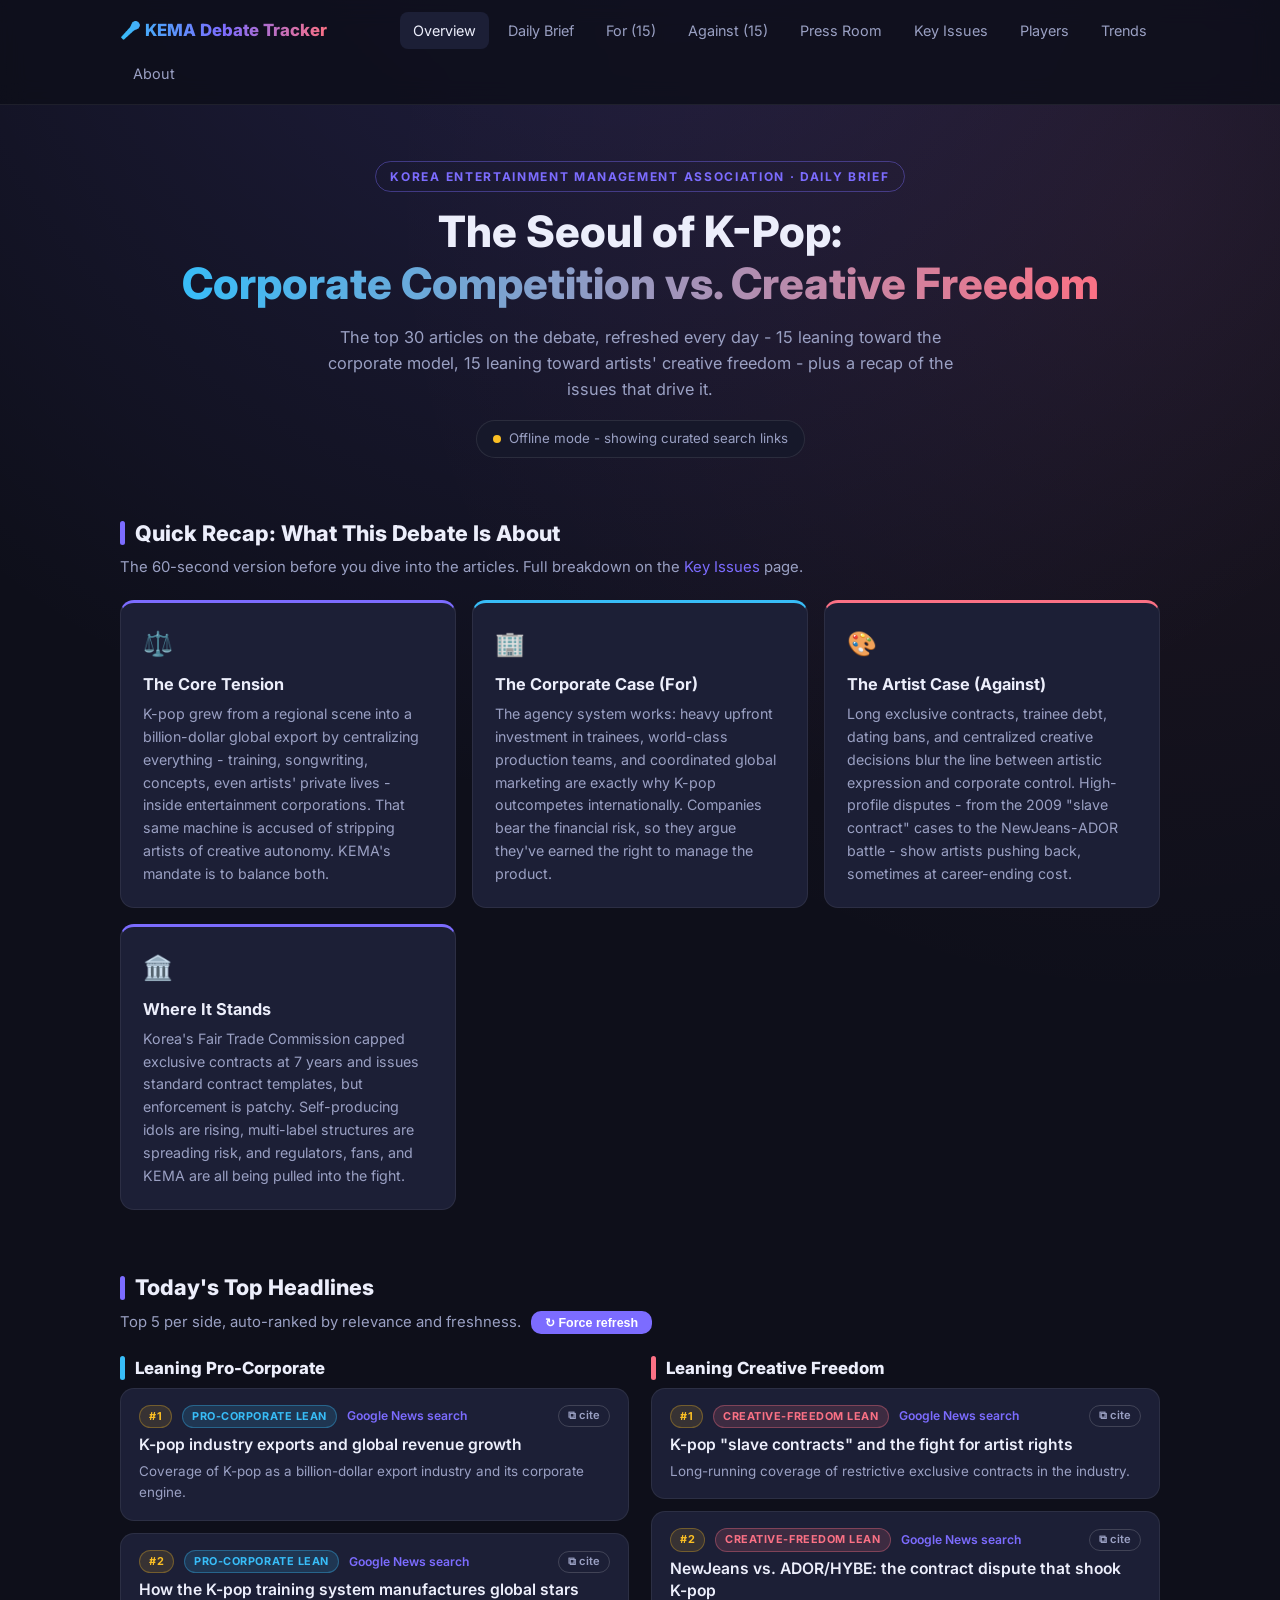
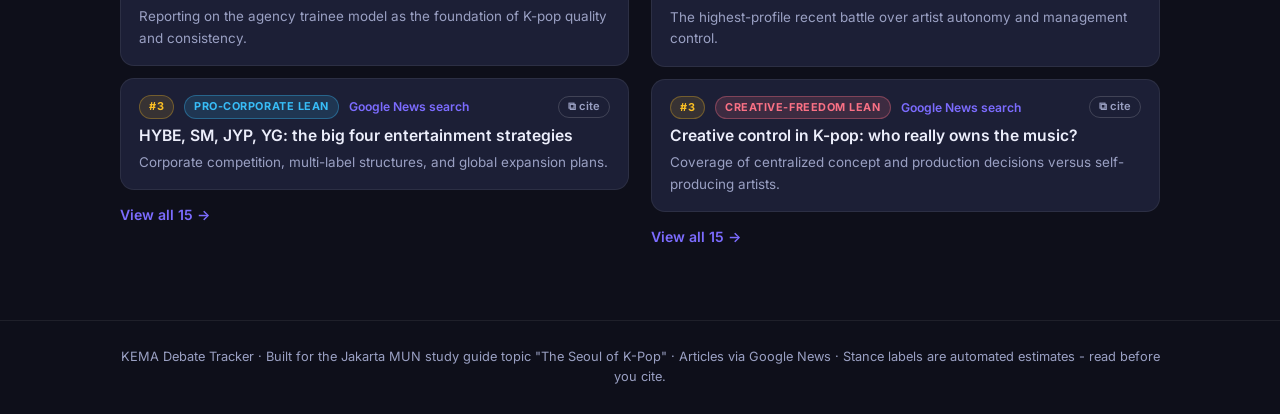
<file: index.html>
<!DOCTYPE html>
<html lang="en">
<head>
<meta charset="UTF-8">
<meta name="viewport" content="width=device-width, initial-scale=1.0">
<title>KEMA Debate Tracker - The Seoul of K-Pop</title>
<meta name="description" content="Daily-updated top 30 articles on K-pop's corporate competition vs. creative freedom debate, with issue recaps, player stances, and debate-prep dossiers.">
<meta property="og:title" content="KEMA Debate Tracker - The Seoul of K-Pop">
<meta property="og:description" content="The top 30 articles on the corporate-vs-creative-freedom debate, refreshed daily, plus issue recaps and player dossiers.">
<meta property="og:type" content="website">
<link rel="icon" href="data:image/svg+xml,<svg xmlns='http://www.w3.org/2000/svg' viewBox='0 0 100 100'><text y='.9em' font-size='90'>🎤</text></svg>">
<link rel="preconnect" href="https://fonts.googleapis.com">
<link href="https://fonts.googleapis.com/css2?family=Inter:wght@400;600;700;800&display=swap" rel="stylesheet">
<link rel="stylesheet" href="css/style.css">
</head>
<body data-page="home">

<header>
  <nav class="nav">
    <a class="brand" href="index.html">🎤 KEMA Debate Tracker</a>
    <a class="link active" href="index.html">Overview</a>
    <a class="link" href="daily.html">Daily Brief</a>
    <a class="link" href="for.html">For (15)</a>
    <a class="link" href="against.html">Against (15)</a>
    <a class="link" href="press.html">Press Room</a>
    <a class="link" href="issues.html">Key Issues</a>
    <a class="link" href="stances.html">Players</a>
    <a class="link" href="trends.html">Trends</a>
    <a class="link" href="about.html">About</a>
  </nav>
</header>

<main class="wrap">

  <div class="hero">
    <span class="kicker">Korea Entertainment Management Association · Daily Brief</span>
    <h1>The Seoul of K-Pop:<br><span class="grad">Corporate Competition vs. Creative Freedom</span></h1>
    <p class="sub">The top 30 articles on the debate, refreshed every day - 15 leaning toward the
    corporate model, 15 leaning toward artists' creative freedom - plus a recap of the issues that drive it.</p>
    <div class="status-chip" id="status-chip"><span class="dot"></span><span class="label">Checking today's edition…</span></div>
  </div>

  <section>
    <h2 class="sec"><span class="bar"></span>Quick Recap: What This Debate Is About</h2>
    <p class="sec-sub">The 60-second version before you dive into the articles. Full breakdown on the <a href="issues.html">Key Issues</a> page.</p>
    <div class="grid cols-2">
      <div class="recap-card side-neutral">
        <span class="emoji">⚖️</span>
        <h3>The Core Tension</h3>
        <p>K-pop grew from a regional scene into a billion-dollar global export by centralizing everything -
        training, songwriting, concepts, even artists' private lives - inside entertainment corporations.
        That same machine is accused of stripping artists of creative autonomy. KEMA's mandate is to balance both.</p>
      </div>
      <div class="recap-card side-for">
        <span class="emoji">🏢</span>
        <h3>The Corporate Case (For)</h3>
        <p>The agency system works: heavy upfront investment in trainees, world-class production teams, and
        coordinated global marketing are exactly why K-pop outcompetes internationally. Companies bear the
        financial risk, so they argue they've earned the right to manage the product.</p>
      </div>
      <div class="recap-card side-against">
        <span class="emoji">🎨</span>
        <h3>The Artist Case (Against)</h3>
        <p>Long exclusive contracts, trainee debt, dating bans, and centralized creative decisions blur the line
        between artistic expression and corporate control. High-profile disputes - from the 2009 "slave contract"
        cases to the NewJeans-ADOR battle - show artists pushing back, sometimes at career-ending cost.</p>
      </div>
      <div class="recap-card side-neutral">
        <span class="emoji">🏛️</span>
        <h3>Where It Stands</h3>
        <p>Korea's Fair Trade Commission capped exclusive contracts at 7 years and issues standard contract
        templates, but enforcement is patchy. Self-producing idols are rising, multi-label structures are
        spreading risk, and regulators, fans, and KEMA are all being pulled into the fight.</p>
      </div>
    </div>
  </section>

  <section>
    <h2 class="sec"><span class="bar"></span>Today's Top Headlines</h2>
    <p class="sec-sub">Top 5 per side, auto-ranked by relevance and freshness. <button class="btn" id="btn-refresh" style="padding:4px 14px;font-size:.78rem;margin-left:6px">↻ Force refresh</button></p>
    <div class="split">
      <div>
        <h2 class="sec t-for" style="font-size:1.05rem"><span class="bar"></span>Leaning Pro-Corporate</h2>
        <div class="article-list" id="list-for"></div>
        <a class="view-all" href="for.html">View all 15 →</a>
      </div>
      <div>
        <h2 class="sec t-against" style="font-size:1.05rem"><span class="bar"></span>Leaning Creative Freedom</h2>
        <div class="article-list" id="list-against"></div>
        <a class="view-all" href="against.html">View all 15 →</a>
      </div>
    </div>
  </section>

</main>

<footer>
  <div class="wrap">
    KEMA Debate Tracker · Built for the Jakarta MUN study guide topic "The Seoul of K-Pop" ·
    Articles via Google News · Stance labels are automated estimates - read before you cite.
  </div>
</footer>

<script src="js/app.js"></script>
</body>
</html>
</file>
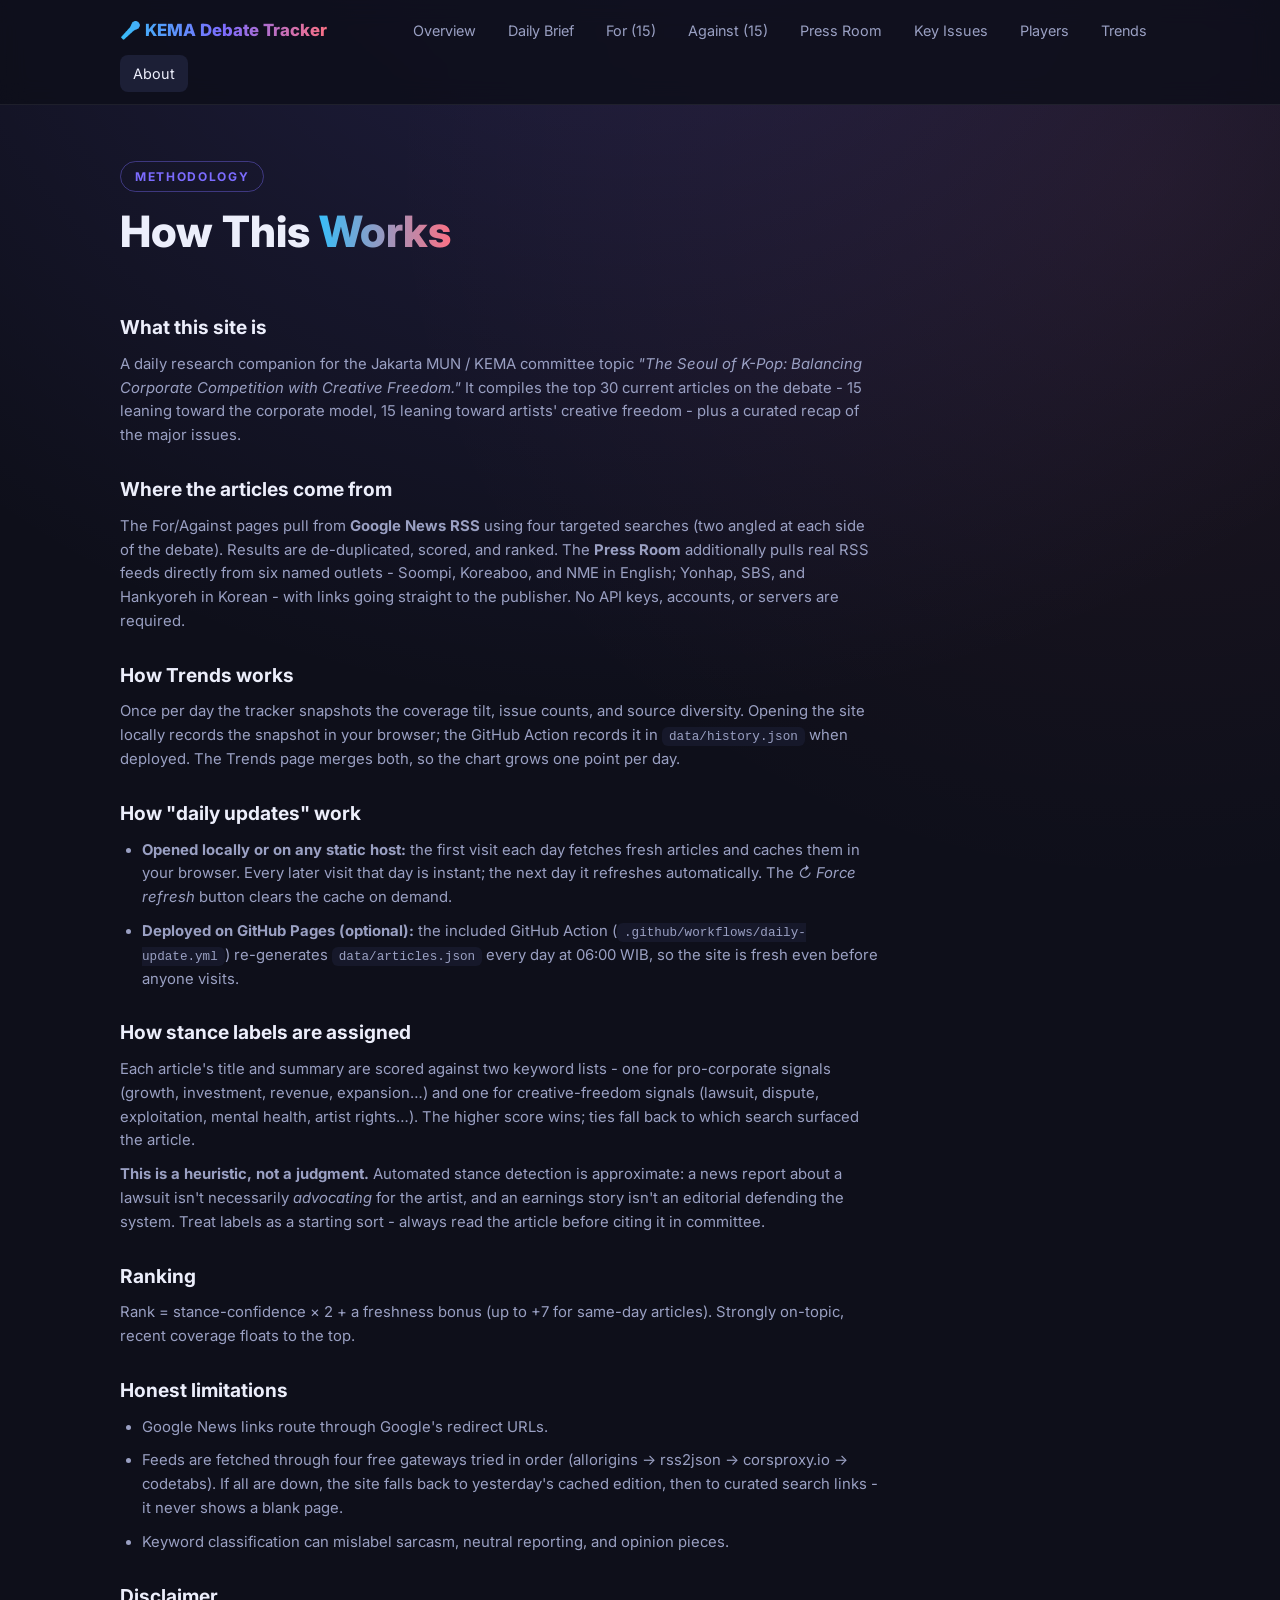
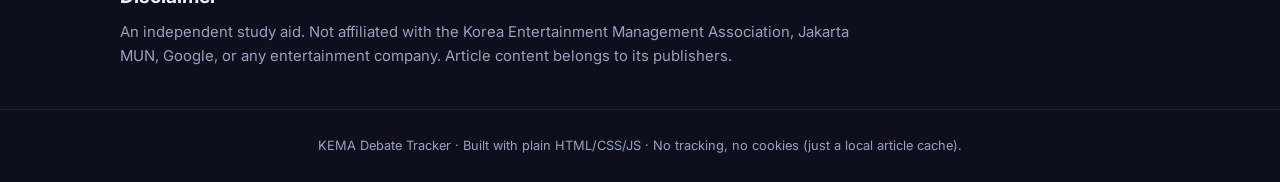
<file: about.html>
<!DOCTYPE html>
<html lang="en">
<head>
<meta charset="UTF-8">
<meta name="viewport" content="width=device-width, initial-scale=1.0">
<title>About - KEMA Debate Tracker</title>
<link rel="icon" href="data:image/svg+xml,<svg xmlns='http://www.w3.org/2000/svg' viewBox='0 0 100 100'><text y='.9em' font-size='90'>🎤</text></svg>">
<link rel="preconnect" href="https://fonts.googleapis.com">
<link href="https://fonts.googleapis.com/css2?family=Inter:wght@400;600;700;800&display=swap" rel="stylesheet">
<link rel="stylesheet" href="css/style.css">
</head>
<body data-page="about">

<header>
  <nav class="nav">
    <a class="brand" href="index.html">🎤 KEMA Debate Tracker</a>
    <a class="link" href="index.html">Overview</a>
    <a class="link" href="daily.html">Daily Brief</a>
    <a class="link" href="for.html">For (15)</a>
    <a class="link" href="against.html">Against (15)</a>
    <a class="link" href="press.html">Press Room</a>
    <a class="link" href="issues.html">Key Issues</a>
    <a class="link" href="stances.html">Players</a>
    <a class="link" href="trends.html">Trends</a>
    <a class="link active" href="about.html">About</a>
  </nav>
</header>

<main class="wrap">
  <div class="hero" style="text-align:left">
    <span class="kicker">Methodology</span>
    <h1>How This <span class="grad">Works</span></h1>
  </div>

  <div class="prose">
    <h2>What this site is</h2>
    <p>A daily research companion for the Jakarta MUN / KEMA committee topic
    <em>"The Seoul of K-Pop: Balancing Corporate Competition with Creative Freedom."</em>
    It compiles the top 30 current articles on the debate - 15 leaning toward the corporate
    model, 15 leaning toward artists' creative freedom - plus a curated recap of the major issues.</p>

    <h2>Where the articles come from</h2>
    <p>The For/Against pages pull from <strong>Google News RSS</strong> using four targeted searches
    (two angled at each side of the debate). Results are de-duplicated, scored, and ranked.
    The <strong>Press Room</strong> additionally pulls real RSS feeds directly from six named outlets -
    Soompi, Koreaboo, and NME in English; Yonhap, SBS, and Hankyoreh in Korean - with links going
    straight to the publisher. No API keys, accounts, or servers are required.</p>

    <h2>How Trends works</h2>
    <p>Once per day the tracker snapshots the coverage tilt, issue counts, and source diversity.
    Opening the site locally records the snapshot in your browser; the GitHub Action records it in
    <code>data/history.json</code> when deployed. The Trends page merges both, so the chart grows one
    point per day.</p>

    <h2>How "daily updates" work</h2>
    <ul>
      <li><strong>Opened locally or on any static host:</strong> the first visit each day fetches fresh
      articles and caches them in your browser. Every later visit that day is instant; the next day it
      refreshes automatically. The <em>↻ Force refresh</em> button clears the cache on demand.</li>
      <li><strong>Deployed on GitHub Pages (optional):</strong> the included GitHub Action
      (<code>.github/workflows/daily-update.yml</code>) re-generates <code>data/articles.json</code>
      every day at 06:00 WIB, so the site is fresh even before anyone visits.</li>
    </ul>

    <h2>How stance labels are assigned</h2>
    <p>Each article's title and summary are scored against two keyword lists - one for
    pro-corporate signals (growth, investment, revenue, expansion…) and one for
    creative-freedom signals (lawsuit, dispute, exploitation, mental health, artist rights…).
    The higher score wins; ties fall back to which search surfaced the article.</p>
    <p><strong>This is a heuristic, not a judgment.</strong> Automated stance detection is approximate:
    a news report about a lawsuit isn't necessarily <em>advocating</em> for the artist, and an earnings
    story isn't an editorial defending the system. Treat labels as a starting sort -
    always read the article before citing it in committee.</p>

    <h2>Ranking</h2>
    <p>Rank = stance-confidence × 2 + a freshness bonus (up to +7 for same-day articles).
    Strongly on-topic, recent coverage floats to the top.</p>

    <h2>Honest limitations</h2>
    <ul>
      <li>Google News links route through Google's redirect URLs.</li>
      <li>Feeds are fetched through four free gateways tried in order (allorigins → rss2json →
      corsproxy.io → codetabs). If all are down, the site falls back to yesterday's cached edition,
      then to curated search links - it never shows a blank page.</li>
      <li>Keyword classification can mislabel sarcasm, neutral reporting, and opinion pieces.</li>
    </ul>

    <h2>Disclaimer</h2>
    <p>An independent study aid. Not affiliated with the Korea Entertainment Management Association,
    Jakarta MUN, Google, or any entertainment company. Article content belongs to its publishers.</p>
  </div>
</main>

<footer>
  <div class="wrap">KEMA Debate Tracker · Built with plain HTML/CSS/JS · No tracking, no cookies (just a local article cache).</div>
</footer>

<script src="js/app.js"></script>
</body>
</html>
</file>
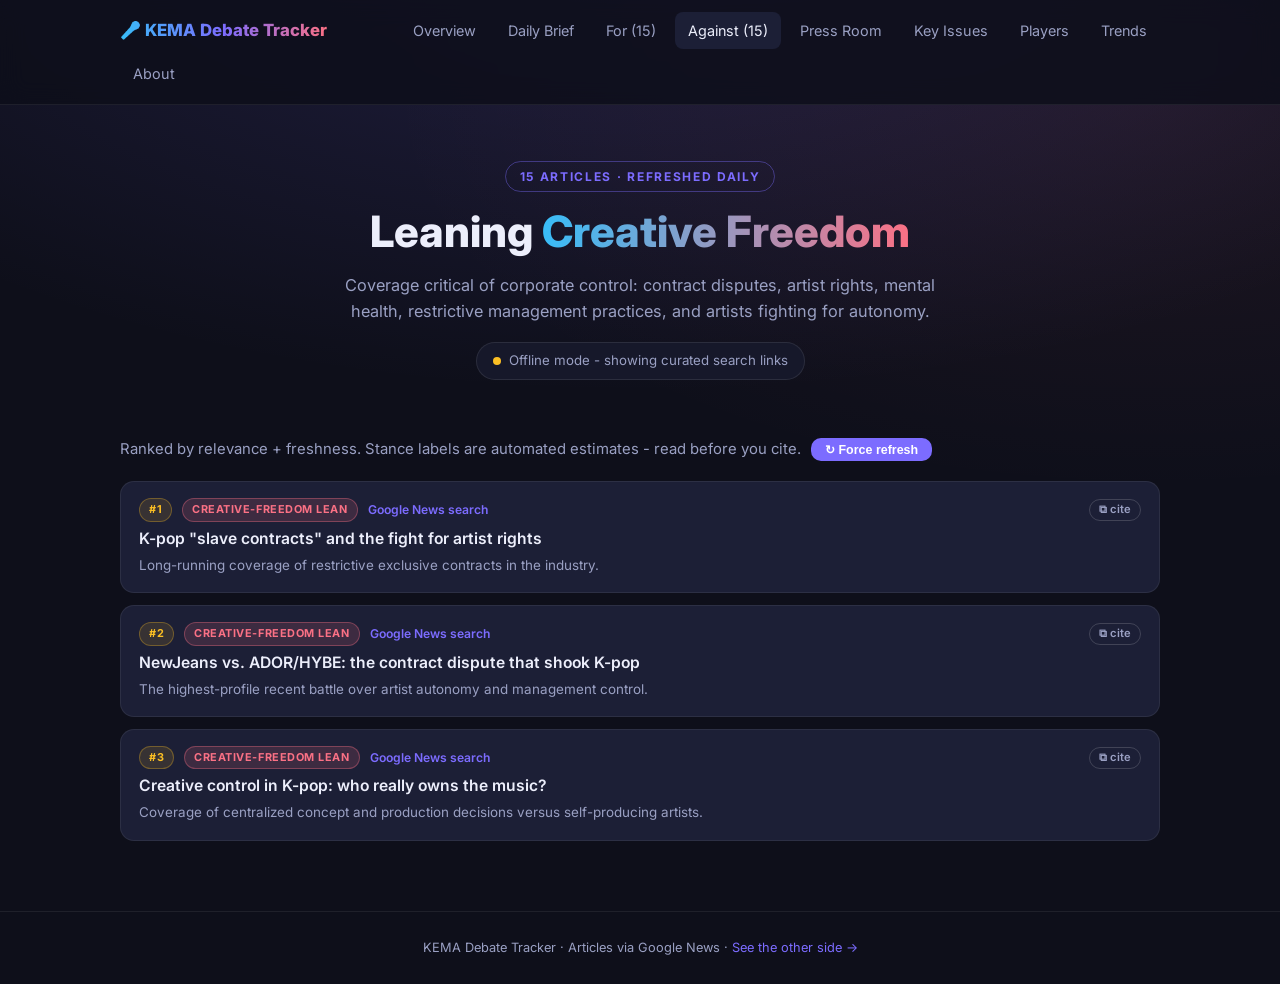
<file: against.html>
<!DOCTYPE html>
<html lang="en">
<head>
<meta charset="UTF-8">
<meta name="viewport" content="width=device-width, initial-scale=1.0">
<title>For Creative Freedom - KEMA Debate Tracker</title>
<link rel="icon" href="data:image/svg+xml,<svg xmlns='http://www.w3.org/2000/svg' viewBox='0 0 100 100'><text y='.9em' font-size='90'>🎤</text></svg>">
<link rel="preconnect" href="https://fonts.googleapis.com">
<link href="https://fonts.googleapis.com/css2?family=Inter:wght@400;600;700;800&display=swap" rel="stylesheet">
<link rel="stylesheet" href="css/style.css">
</head>
<body data-page="against">

<header>
  <nav class="nav">
    <a class="brand" href="index.html">🎤 KEMA Debate Tracker</a>
    <a class="link" href="index.html">Overview</a>
    <a class="link" href="daily.html">Daily Brief</a>
    <a class="link" href="for.html">For (15)</a>
    <a class="link active" href="against.html">Against (15)</a>
    <a class="link" href="press.html">Press Room</a>
    <a class="link" href="issues.html">Key Issues</a>
    <a class="link" href="stances.html">Players</a>
    <a class="link" href="trends.html">Trends</a>
    <a class="link" href="about.html">About</a>
  </nav>
</header>

<main class="wrap">
  <div class="hero">
    <span class="kicker">15 articles · refreshed daily</span>
    <h1>Leaning <span class="grad">Creative Freedom</span></h1>
    <p class="sub">Coverage critical of corporate control: contract disputes, artist rights, mental health,
    restrictive management practices, and artists fighting for autonomy.</p>
    <div class="status-chip" id="status-chip"><span class="dot"></span><span class="label">Checking today's edition…</span></div>
  </div>

  <section>
    <p class="sec-sub">Ranked by relevance + freshness. Stance labels are automated estimates - read before you cite.
    <button class="btn" id="btn-refresh" style="padding:4px 14px;font-size:.78rem;margin-left:6px">↻ Force refresh</button></p>
    <div class="article-list" id="list-against"></div>
  </section>
</main>

<footer>
  <div class="wrap">KEMA Debate Tracker · Articles via Google News · <a href="for.html">See the other side →</a></div>
</footer>

<script src="js/app.js"></script>
</body>
</html>
</file>
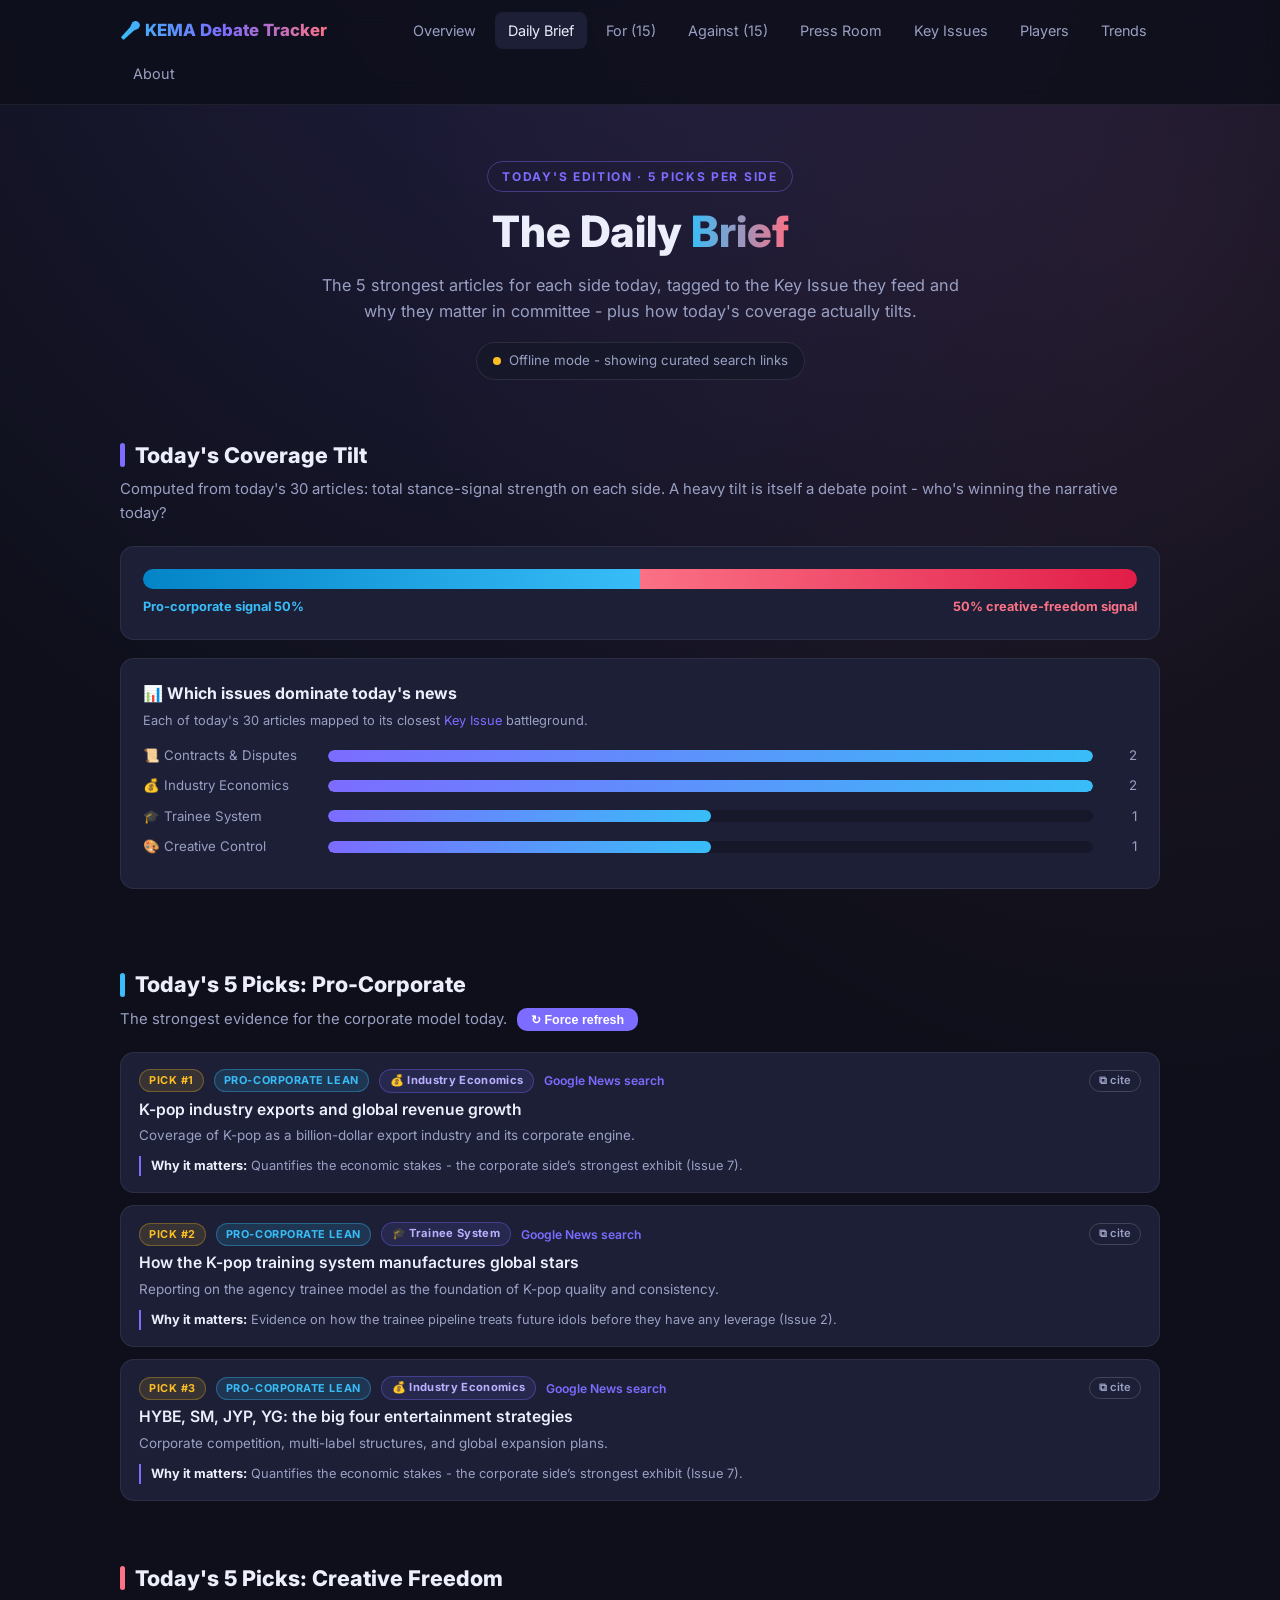
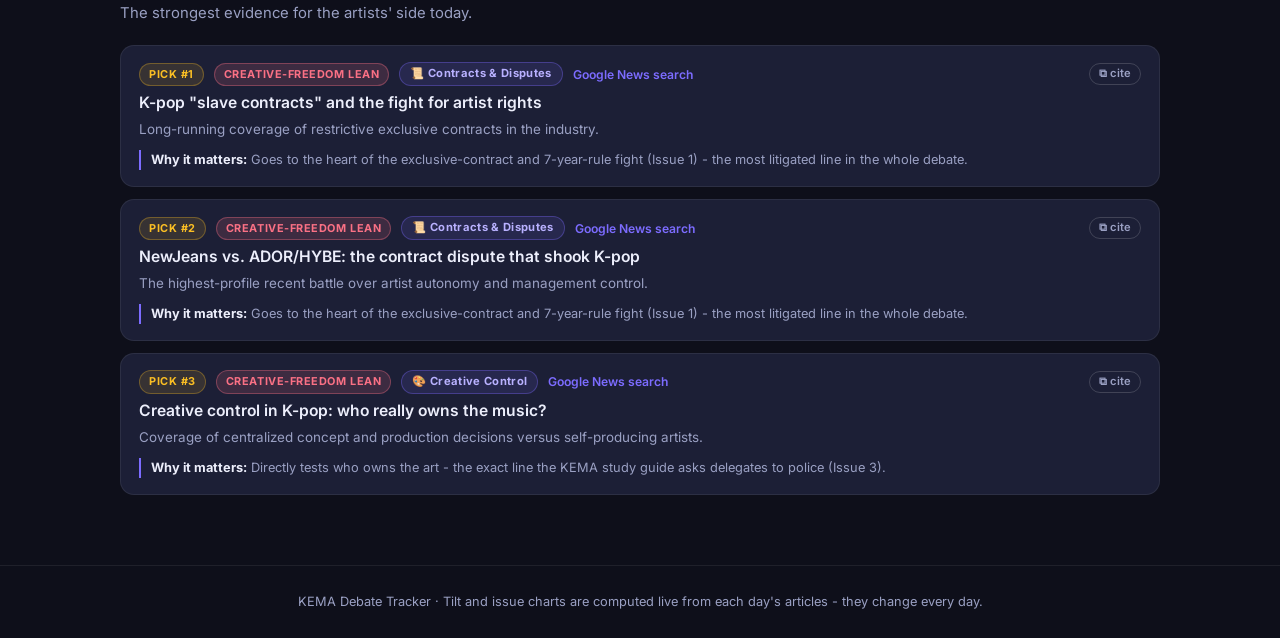
<file: daily.html>
<!DOCTYPE html>
<html lang="en">
<head>
<meta charset="UTF-8">
<meta name="viewport" content="width=device-width, initial-scale=1.0">
<title>Daily Brief - KEMA Debate Tracker</title>
<link rel="icon" href="data:image/svg+xml,<svg xmlns='http://www.w3.org/2000/svg' viewBox='0 0 100 100'><text y='.9em' font-size='90'>🎤</text></svg>">
<link rel="preconnect" href="https://fonts.googleapis.com">
<link href="https://fonts.googleapis.com/css2?family=Inter:wght@400;600;700;800&display=swap" rel="stylesheet">
<link rel="stylesheet" href="css/style.css">
</head>
<body data-page="daily">

<header>
  <nav class="nav">
    <a class="brand" href="index.html">🎤 KEMA Debate Tracker</a>
    <a class="link" href="index.html">Overview</a>
    <a class="link active" href="daily.html">Daily Brief</a>
    <a class="link" href="for.html">For (15)</a>
    <a class="link" href="against.html">Against (15)</a>
    <a class="link" href="press.html">Press Room</a>
    <a class="link" href="issues.html">Key Issues</a>
    <a class="link" href="stances.html">Players</a>
    <a class="link" href="trends.html">Trends</a>
    <a class="link" href="about.html">About</a>
  </nav>
</header>

<main class="wrap">
  <div class="hero">
    <span class="kicker">Today's Edition · 5 picks per side</span>
    <h1>The Daily <span class="grad">Brief</span></h1>
    <p class="sub">The 5 strongest articles for each side today, tagged to the Key Issue they feed and
    why they matter in committee - plus how today's coverage actually tilts.</p>
    <div class="status-chip" id="status-chip"><span class="dot"></span><span class="label">Checking today's edition…</span></div>
  </div>

  <section>
    <h2 class="sec"><span class="bar"></span>Today's Coverage Tilt</h2>
    <p class="sec-sub">Computed from today's 30 articles: total stance-signal strength on each side.
    A heavy tilt is itself a debate point - who's winning the narrative today?</p>
    <div class="panel">
      <div class="gauge">
        <div class="g-for" id="g-for" style="width:50%"></div>
        <div class="g-against" id="g-against" style="width:50%"></div>
      </div>
      <div class="gauge-labels">
        <span class="l-for" id="g-for-label">Pro-corporate signal -</span>
        <span class="l-against" id="g-against-label">- creative-freedom signal</span>
      </div>
    </div>

    <div class="panel">
      <h3>📊 Which issues dominate today's news</h3>
      <p class="hint">Each of today's 30 articles mapped to its closest <a href="issues.html">Key Issue</a> battleground.</p>
      <div id="issue-bars"><div class="loader"><div class="spinner"></div></div></div>
    </div>
  </section>

  <section>
    <h2 class="sec t-for"><span class="bar"></span>Today's 5 Picks: Pro-Corporate</h2>
    <p class="sec-sub">The strongest evidence for the corporate model today. <button class="btn" id="btn-refresh" style="padding:4px 14px;font-size:.78rem;margin-left:6px">↻ Force refresh</button></p>
    <div class="article-list" id="brief-for"></div>
  </section>

  <section>
    <h2 class="sec t-against"><span class="bar"></span>Today's 5 Picks: Creative Freedom</h2>
    <p class="sec-sub">The strongest evidence for the artists' side today.</p>
    <div class="article-list" id="brief-against"></div>
  </section>

</main>

<footer>
  <div class="wrap">KEMA Debate Tracker · Tilt and issue charts are computed live from each day's articles - they change every day.</div>
</footer>

<script src="js/app.js"></script>
</body>
</html>
</file>
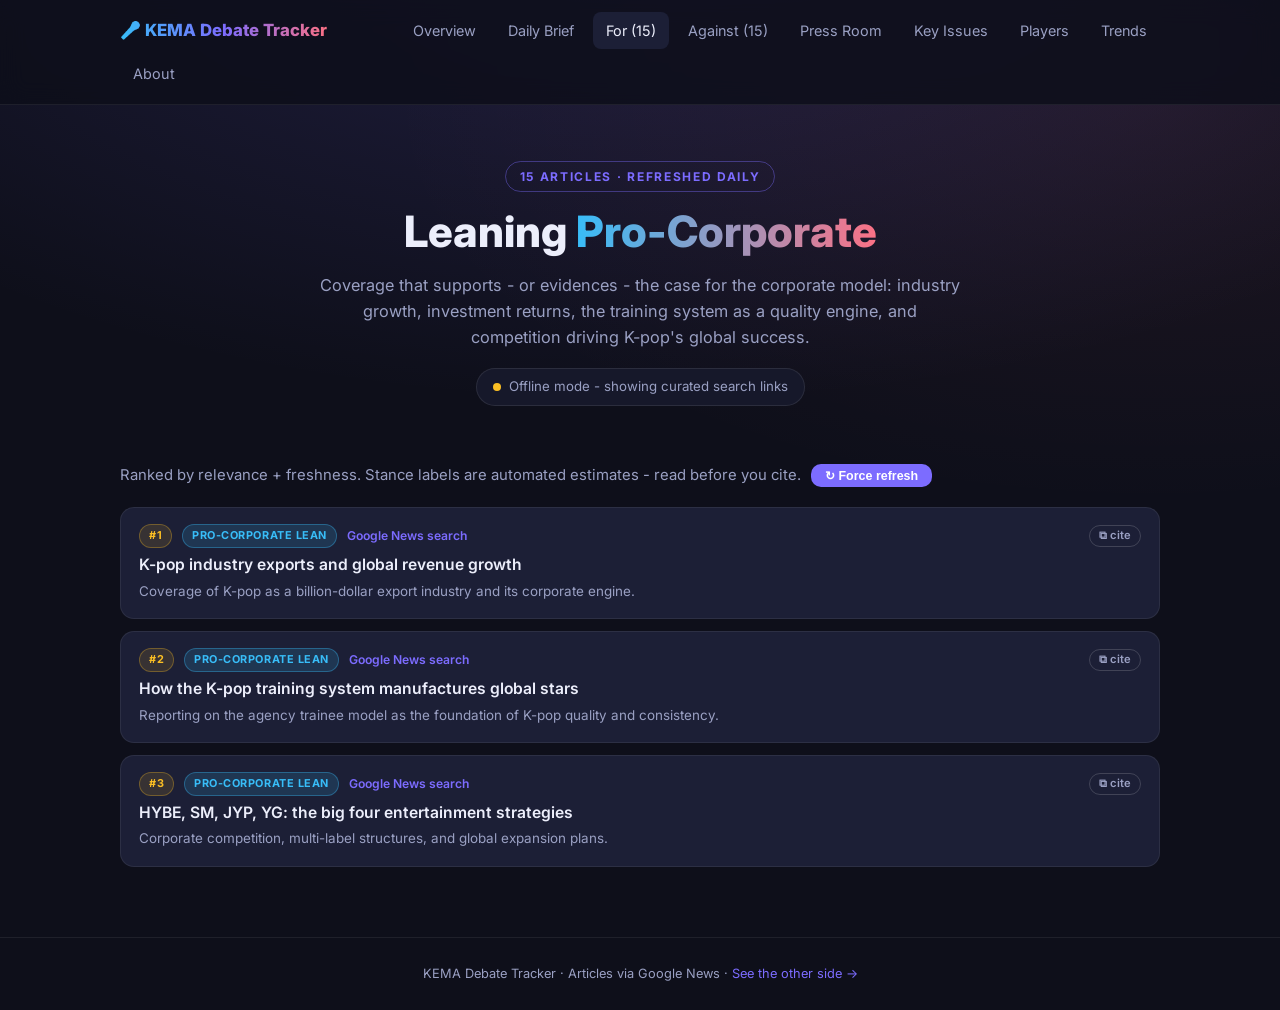
<file: for.html>
<!DOCTYPE html>
<html lang="en">
<head>
<meta charset="UTF-8">
<meta name="viewport" content="width=device-width, initial-scale=1.0">
<title>For the Corporate Model - KEMA Debate Tracker</title>
<link rel="icon" href="data:image/svg+xml,<svg xmlns='http://www.w3.org/2000/svg' viewBox='0 0 100 100'><text y='.9em' font-size='90'>🎤</text></svg>">
<link rel="preconnect" href="https://fonts.googleapis.com">
<link href="https://fonts.googleapis.com/css2?family=Inter:wght@400;600;700;800&display=swap" rel="stylesheet">
<link rel="stylesheet" href="css/style.css">
</head>
<body data-page="for">

<header>
  <nav class="nav">
    <a class="brand" href="index.html">🎤 KEMA Debate Tracker</a>
    <a class="link" href="index.html">Overview</a>
    <a class="link" href="daily.html">Daily Brief</a>
    <a class="link active" href="for.html">For (15)</a>
    <a class="link" href="against.html">Against (15)</a>
    <a class="link" href="press.html">Press Room</a>
    <a class="link" href="issues.html">Key Issues</a>
    <a class="link" href="stances.html">Players</a>
    <a class="link" href="trends.html">Trends</a>
    <a class="link" href="about.html">About</a>
  </nav>
</header>

<main class="wrap">
  <div class="hero">
    <span class="kicker">15 articles · refreshed daily</span>
    <h1>Leaning <span class="grad">Pro-Corporate</span></h1>
    <p class="sub">Coverage that supports - or evidences - the case for the corporate model: industry growth,
    investment returns, the training system as a quality engine, and competition driving K-pop's global success.</p>
    <div class="status-chip" id="status-chip"><span class="dot"></span><span class="label">Checking today's edition…</span></div>
  </div>

  <section>
    <p class="sec-sub">Ranked by relevance + freshness. Stance labels are automated estimates - read before you cite.
    <button class="btn" id="btn-refresh" style="padding:4px 14px;font-size:.78rem;margin-left:6px">↻ Force refresh</button></p>
    <div class="article-list" id="list-for"></div>
  </section>
</main>

<footer>
  <div class="wrap">KEMA Debate Tracker · Articles via Google News · <a href="against.html">See the other side →</a></div>
</footer>

<script src="js/app.js"></script>
</body>
</html>
</file>
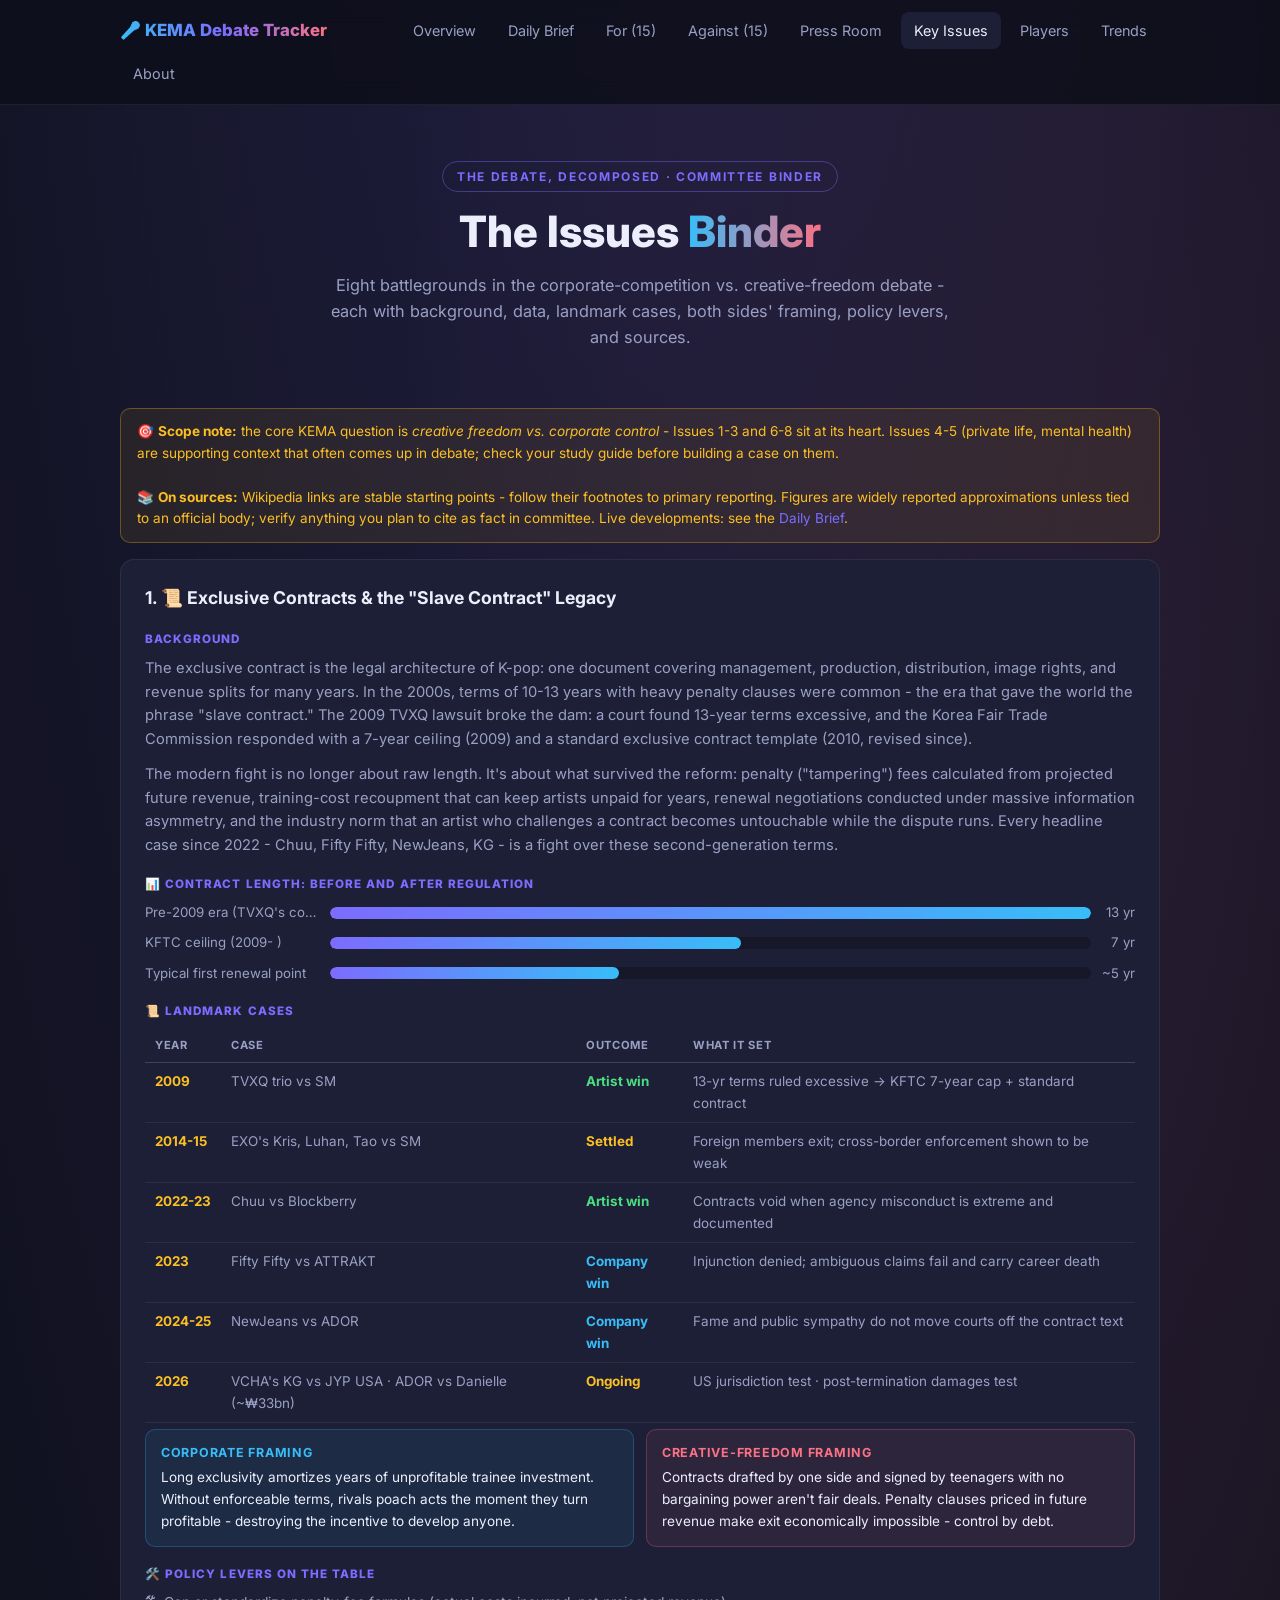
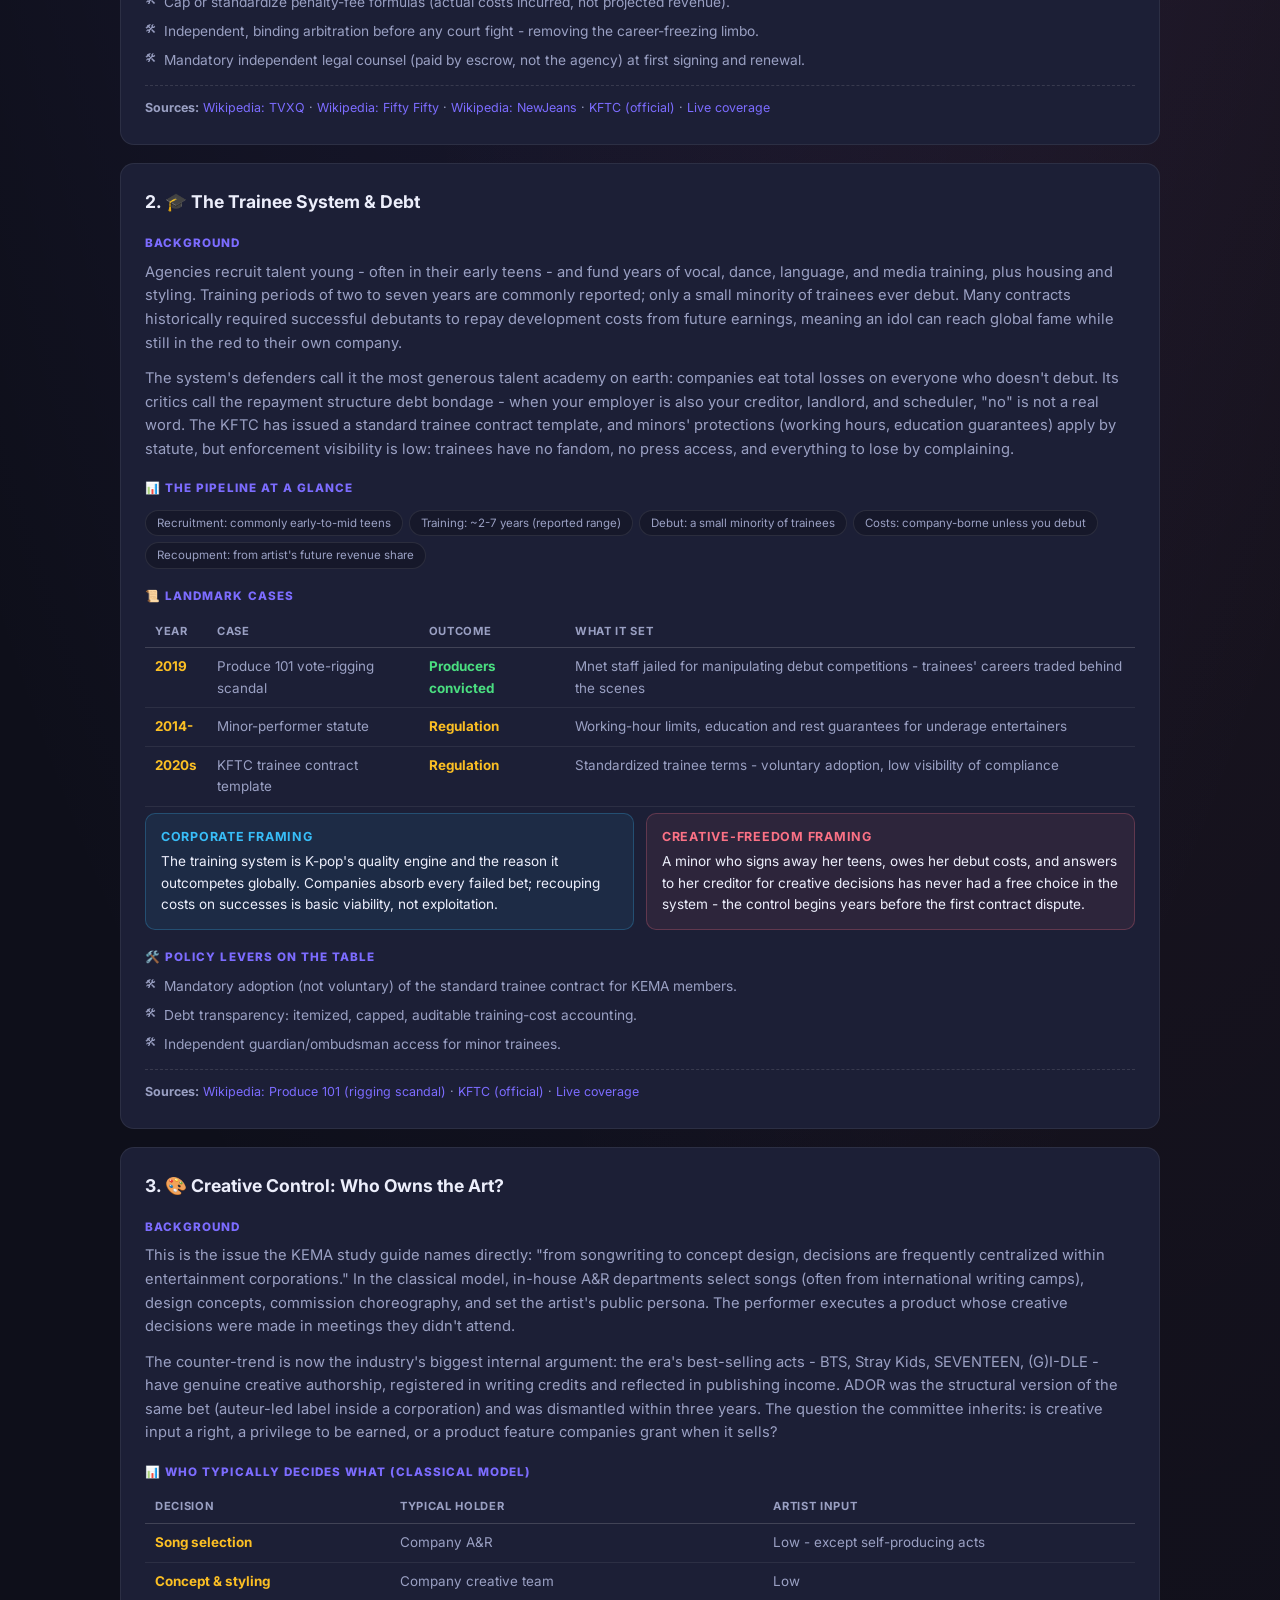
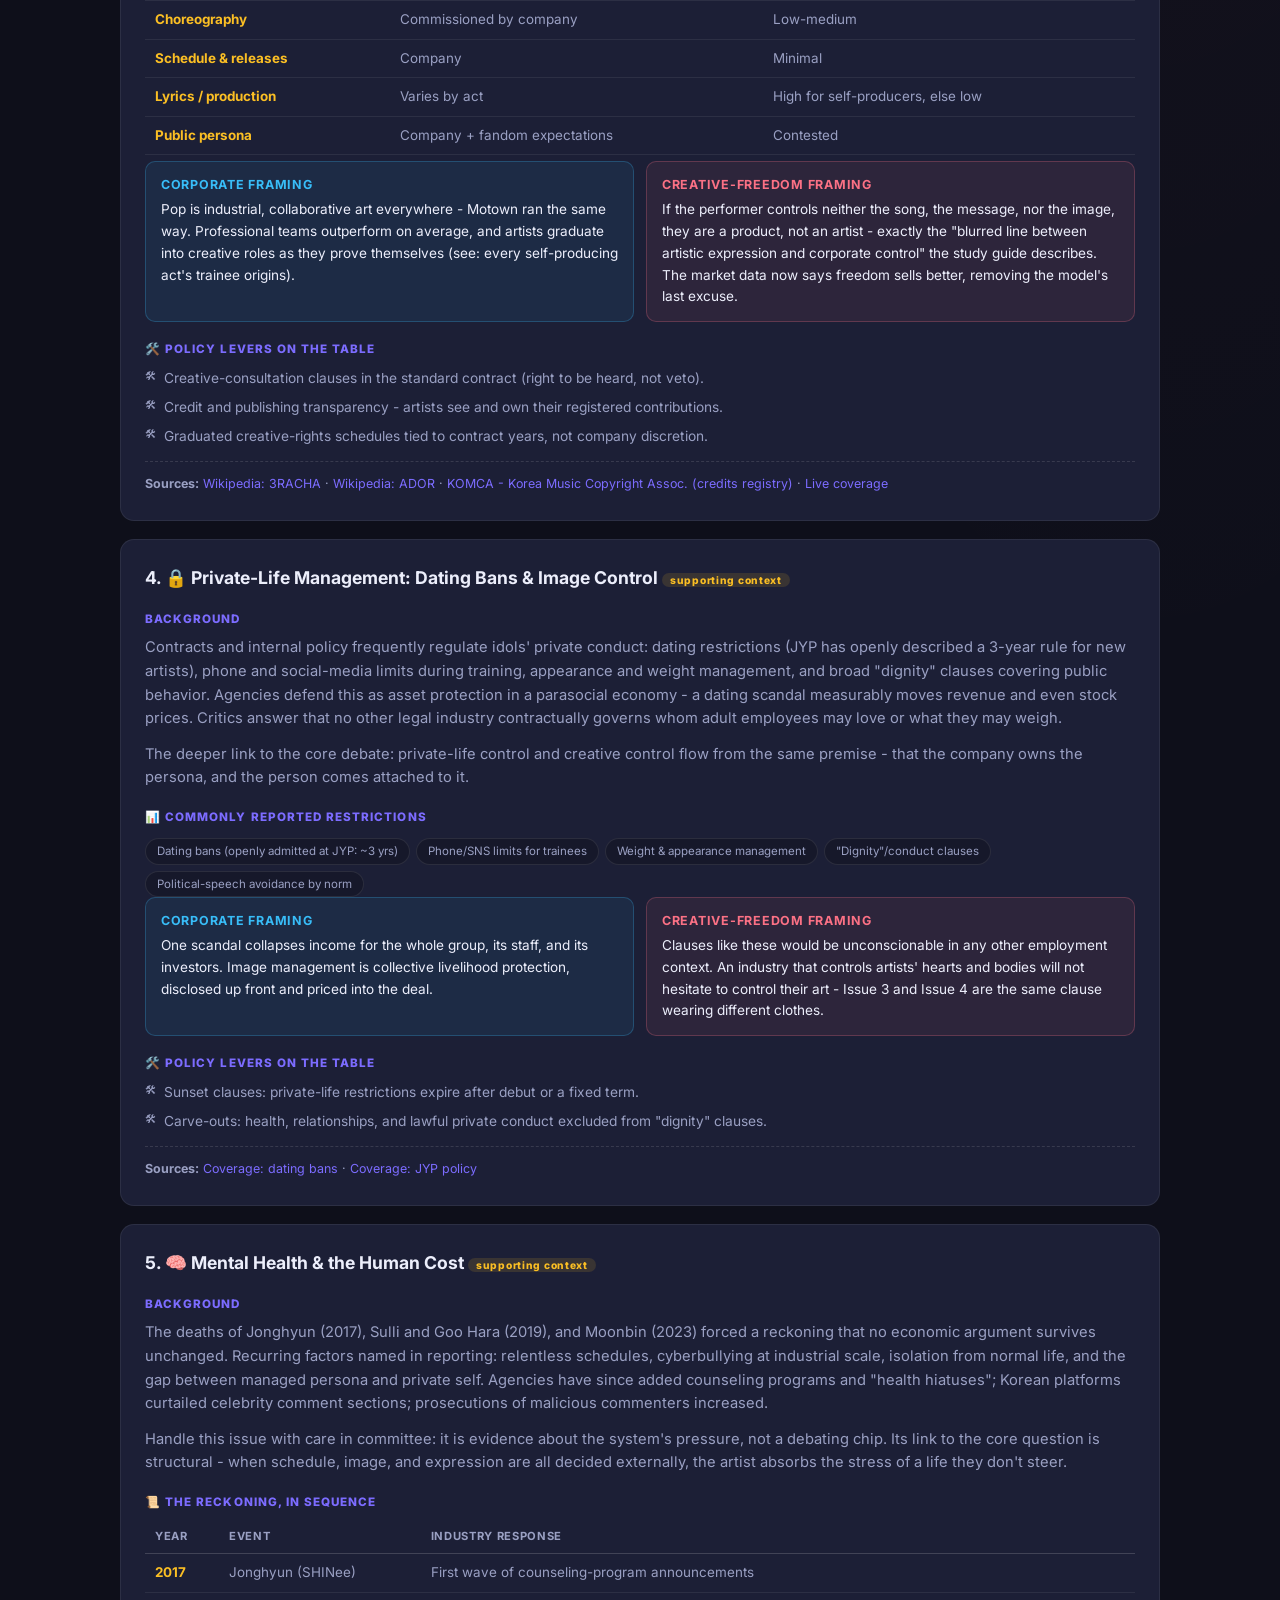
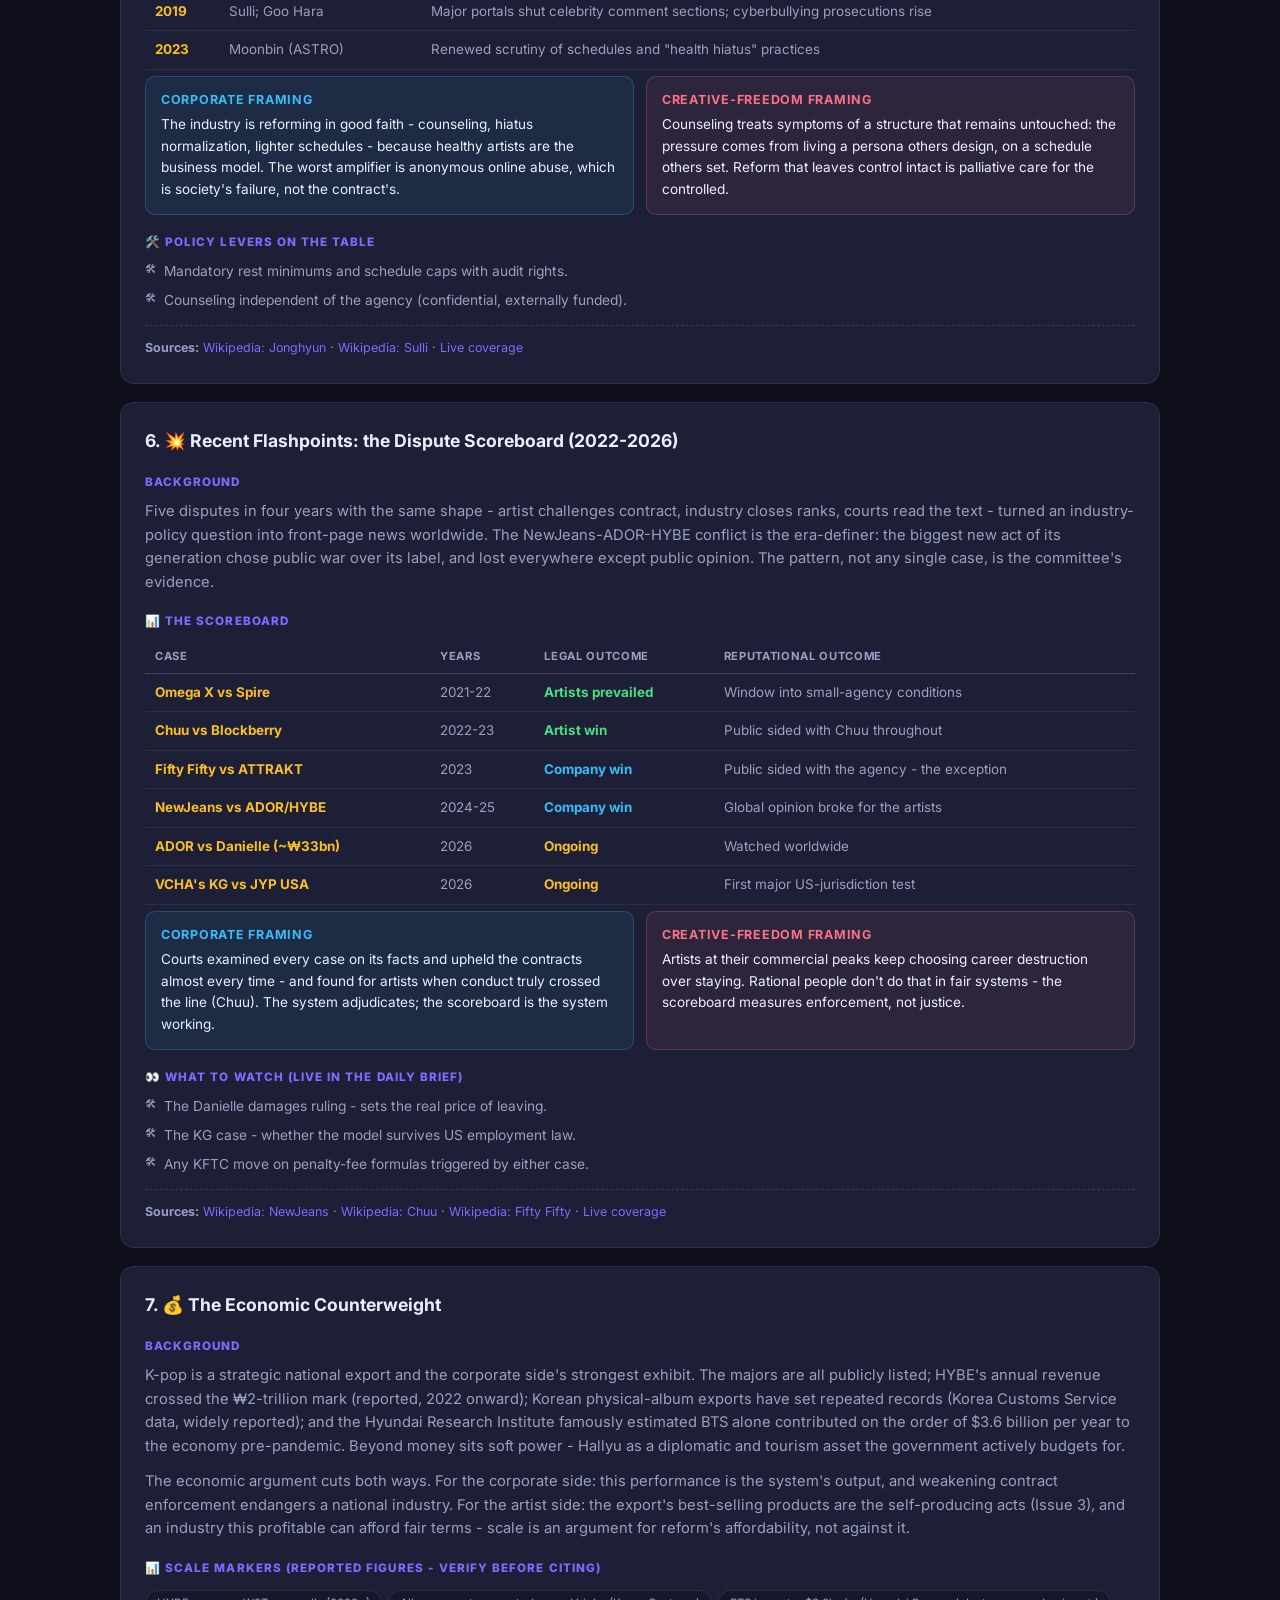
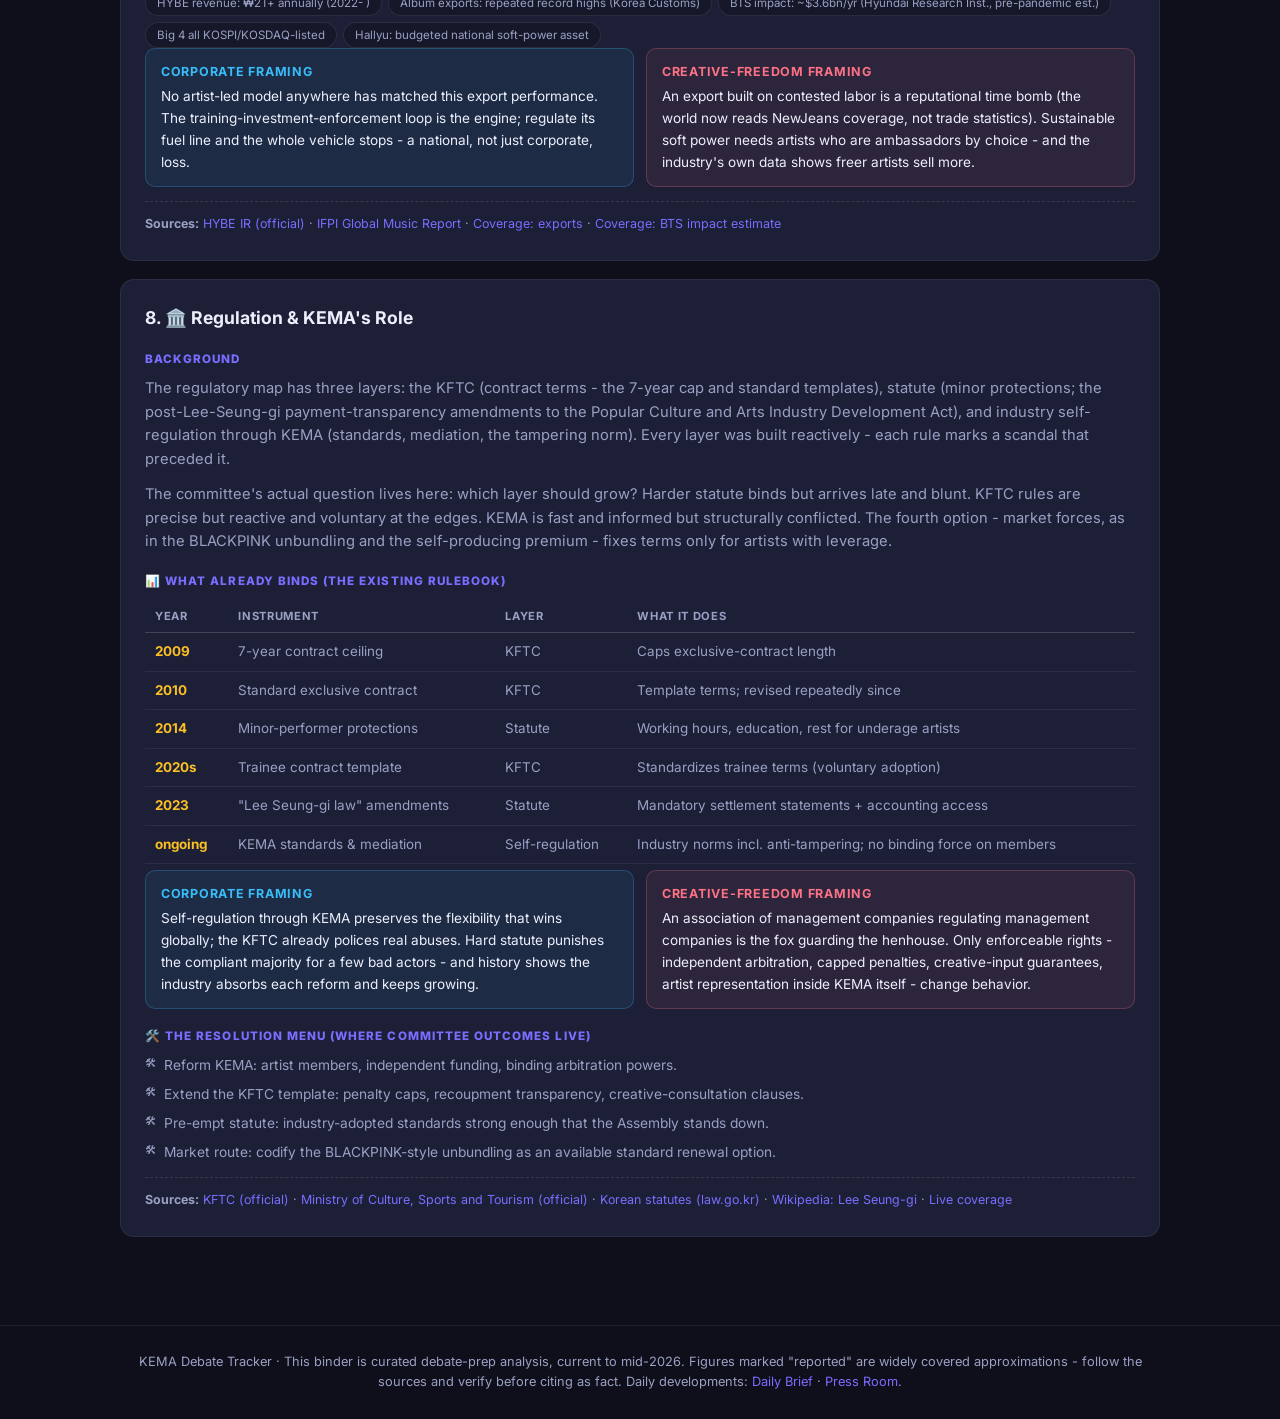
<file: issues.html>
<!DOCTYPE html>
<html lang="en">
<head>
<meta charset="UTF-8">
<meta name="viewport" content="width=device-width, initial-scale=1.0">
<title>Key Issues Binder - KEMA Debate Tracker</title>
<link rel="icon" href="data:image/svg+xml,<svg xmlns='http://www.w3.org/2000/svg' viewBox='0 0 100 100'><text y='.9em' font-size='90'>🎤</text></svg>">
<link rel="preconnect" href="https://fonts.googleapis.com">
<link href="https://fonts.googleapis.com/css2?family=Inter:wght@400;600;700;800&display=swap" rel="stylesheet">
<link rel="stylesheet" href="css/style.css">
</head>
<body data-page="issues">

<header>
  <nav class="nav">
    <a class="brand" href="index.html">🎤 KEMA Debate Tracker</a>
    <a class="link" href="index.html">Overview</a>
    <a class="link" href="daily.html">Daily Brief</a>
    <a class="link" href="for.html">For (15)</a>
    <a class="link" href="against.html">Against (15)</a>
    <a class="link" href="press.html">Press Room</a>
    <a class="link active" href="issues.html">Key Issues</a>
    <a class="link" href="stances.html">Players</a>
    <a class="link" href="trends.html">Trends</a>
    <a class="link" href="about.html">About</a>
  </nav>
</header>

<main class="wrap">
  <div class="hero">
    <span class="kicker">The Debate, Decomposed · Committee Binder</span>
    <h1>The Issues <span class="grad">Binder</span></h1>
    <p class="sub">Eight battlegrounds in the corporate-competition vs. creative-freedom debate - each with
    background, data, landmark cases, both sides' framing, policy levers, and sources.</p>
  </div>

  <section>
    <div class="notice">🎯 <strong>Scope note:</strong> the core KEMA question is <em>creative freedom vs.
    corporate control</em> - Issues 1-3 and 6-8 sit at its heart. Issues 4-5 (private life, mental health)
    are supporting context that often comes up in debate; check your study guide before building a case on them.
    <br><br>📚 <strong>On sources:</strong> Wikipedia links are stable starting points - follow their footnotes
    to primary reporting. Figures are widely reported approximations unless tied to an official body; verify
    anything you plan to cite as fact in committee. Live developments: see the <a href="daily.html">Daily Brief</a>.</div>

    <!-- ============================= ISSUE 1 ============================= -->
    <div class="issue">
      <h3>1. 📜 Exclusive Contracts &amp; the "Slave Contract" Legacy</h3>
      <span class="binder-label">Background</span>
      <p>The exclusive contract is the legal architecture of K-pop: one document covering management,
      production, distribution, image rights, and revenue splits for many years. In the 2000s, terms of
      10-13 years with heavy penalty clauses were common - the era that gave the world the phrase
      "slave contract." The 2009 TVXQ lawsuit broke the dam: a court found 13-year terms excessive, and
      the Korea Fair Trade Commission responded with a 7-year ceiling (2009) and a standard exclusive
      contract template (2010, revised since).</p>
      <p>The modern fight is no longer about raw length. It's about what survived the reform: penalty
      ("tampering") fees calculated from projected future revenue, training-cost recoupment that can keep
      artists unpaid for years, renewal negotiations conducted under massive information asymmetry, and
      the industry norm that an artist who challenges a contract becomes untouchable while the dispute
      runs. Every headline case since 2022 - Chuu, Fifty Fifty, NewJeans, KG - is a fight over these
      second-generation terms.</p>

      <span class="binder-label">📊 Contract length: before and after regulation</span>
      <div class="hbar"><span class="lbl">Pre-2009 era (TVXQ's contract)</span><div class="track"><div class="fill" style="width:100%"></div></div><span class="num">13 yr</span></div>
      <div class="hbar"><span class="lbl">KFTC ceiling (2009- )</span><div class="track"><div class="fill" style="width:54%"></div></div><span class="num">7 yr</span></div>
      <div class="hbar"><span class="lbl">Typical first renewal point</span><div class="track"><div class="fill" style="width:38%"></div></div><span class="num">~5 yr</span></div>

      <span class="binder-label">📜 Landmark cases</span>
      <table class="itable">
        <tr><th>Year</th><th>Case</th><th>Outcome</th><th>What it set</th></tr>
        <tr><td>2009</td><td>TVXQ trio vs SM</td><td class="win-a">Artist win</td><td>13-yr terms ruled excessive → KFTC 7-year cap + standard contract</td></tr>
        <tr><td>2014-15</td><td>EXO's Kris, Luhan, Tao vs SM</td><td class="win-x">Settled</td><td>Foreign members exit; cross-border enforcement shown to be weak</td></tr>
        <tr><td>2022-23</td><td>Chuu vs Blockberry</td><td class="win-a">Artist win</td><td>Contracts void when agency misconduct is extreme and documented</td></tr>
        <tr><td>2023</td><td>Fifty Fifty vs ATTRAKT</td><td class="win-c">Company win</td><td>Injunction denied; ambiguous claims fail and carry career death</td></tr>
        <tr><td>2024-25</td><td>NewJeans vs ADOR</td><td class="win-c">Company win</td><td>Fame and public sympathy do not move courts off the contract text</td></tr>
        <tr><td>2026</td><td>VCHA's KG vs JYP USA · ADOR vs Danielle (~₩33bn)</td><td class="win-x">Ongoing</td><td>US jurisdiction test · post-termination damages test</td></tr>
      </table>

      <div class="positions">
        <div class="pos for"><strong>Corporate framing</strong>Long exclusivity amortizes years of unprofitable trainee investment. Without enforceable terms, rivals poach acts the moment they turn profitable - destroying the incentive to develop anyone.</div>
        <div class="pos against"><strong>Creative-freedom framing</strong>Contracts drafted by one side and signed by teenagers with no bargaining power aren't fair deals. Penalty clauses priced in future revenue make exit economically impossible - control by debt.</div>
      </div>

      <span class="binder-label">🛠️ Policy levers on the table</span>
      <div class="lever">Cap or standardize penalty-fee formulas (actual costs incurred, not projected revenue).</div>
      <div class="lever">Independent, binding arbitration before any court fight - removing the career-freezing limbo.</div>
      <div class="lever">Mandatory independent legal counsel (paid by escrow, not the agency) at first signing and renewal.</div>
      <div class="src-list"><strong>Sources:</strong>
        <a href="https://en.wikipedia.org/wiki/TVXQ" target="_blank" rel="noopener">Wikipedia: TVXQ</a> ·
        <a href="https://en.wikipedia.org/wiki/Fifty_Fifty_(group)" target="_blank" rel="noopener">Wikipedia: Fifty Fifty</a> ·
        <a href="https://en.wikipedia.org/wiki/NewJeans" target="_blank" rel="noopener">Wikipedia: NewJeans</a> ·
        <a href="https://www.ftc.go.kr" target="_blank" rel="noopener">KFTC (official)</a> ·
        <a href="https://news.google.com/search?q=k-pop%20exclusive%20contract%20KFTC" target="_blank" rel="noopener">Live coverage</a>
      </div>
    </div>

    <!-- ============================= ISSUE 2 ============================= -->
    <div class="issue">
      <h3>2. 🎓 The Trainee System &amp; Debt</h3>
      <span class="binder-label">Background</span>
      <p>Agencies recruit talent young - often in their early teens - and fund years of vocal, dance,
      language, and media training, plus housing and styling. Training periods of two to seven years are
      commonly reported; only a small minority of trainees ever debut. Many contracts historically
      required successful debutants to repay development costs from future earnings, meaning an idol can
      reach global fame while still in the red to their own company.</p>
      <p>The system's defenders call it the most generous talent academy on earth: companies eat total
      losses on everyone who doesn't debut. Its critics call the repayment structure debt bondage -
      when your employer is also your creditor, landlord, and scheduler, "no" is not a real word. The
      KFTC has issued a standard trainee contract template, and minors' protections (working hours,
      education guarantees) apply by statute, but enforcement visibility is low: trainees have no
      fandom, no press access, and everything to lose by complaining.</p>

      <span class="binder-label">📊 The pipeline at a glance</span>
      <div class="facts">
        <span class="fact">Recruitment: commonly early-to-mid teens</span>
        <span class="fact">Training: ~2-7 years (reported range)</span>
        <span class="fact">Debut: a small minority of trainees</span>
        <span class="fact">Costs: company-borne unless you debut</span>
        <span class="fact">Recoupment: from artist's future revenue share</span>
      </div>

      <span class="binder-label">📜 Landmark cases</span>
      <table class="itable">
        <tr><th>Year</th><th>Case</th><th>Outcome</th><th>What it set</th></tr>
        <tr><td>2019</td><td>Produce 101 vote-rigging scandal</td><td class="win-a">Producers convicted</td><td>Mnet staff jailed for manipulating debut competitions - trainees' careers traded behind the scenes</td></tr>
        <tr><td>2014-</td><td>Minor-performer statute</td><td class="win-x">Regulation</td><td>Working-hour limits, education and rest guarantees for underage entertainers</td></tr>
        <tr><td>2020s</td><td>KFTC trainee contract template</td><td class="win-x">Regulation</td><td>Standardized trainee terms - voluntary adoption, low visibility of compliance</td></tr>
      </table>

      <div class="positions">
        <div class="pos for"><strong>Corporate framing</strong>The training system is K-pop's quality engine and the reason it outcompetes globally. Companies absorb every failed bet; recouping costs on successes is basic viability, not exploitation.</div>
        <div class="pos against"><strong>Creative-freedom framing</strong>A minor who signs away her teens, owes her debut costs, and answers to her creditor for creative decisions has never had a free choice in the system - the control begins years before the first contract dispute.</div>
      </div>

      <span class="binder-label">🛠️ Policy levers on the table</span>
      <div class="lever">Mandatory adoption (not voluntary) of the standard trainee contract for KEMA members.</div>
      <div class="lever">Debt transparency: itemized, capped, auditable training-cost accounting.</div>
      <div class="lever">Independent guardian/ombudsman access for minor trainees.</div>
      <div class="src-list"><strong>Sources:</strong>
        <a href="https://en.wikipedia.org/wiki/Produce_101_(Korean_TV_series)" target="_blank" rel="noopener">Wikipedia: Produce 101 (rigging scandal)</a> ·
        <a href="https://www.ftc.go.kr" target="_blank" rel="noopener">KFTC (official)</a> ·
        <a href="https://news.google.com/search?q=k-pop%20trainee%20contract%20debt" target="_blank" rel="noopener">Live coverage</a>
      </div>
    </div>

    <!-- ============================= ISSUE 3 ============================= -->
    <div class="issue">
      <h3>3. 🎨 Creative Control: Who Owns the Art?</h3>
      <span class="binder-label">Background</span>
      <p>This is the issue the KEMA study guide names directly: "from songwriting to concept design,
      decisions are frequently centralized within entertainment corporations." In the classical model,
      in-house A&amp;R departments select songs (often from international writing camps), design concepts,
      commission choreography, and set the artist's public persona. The performer executes a product
      whose creative decisions were made in meetings they didn't attend.</p>
      <p>The counter-trend is now the industry's biggest internal argument: the era's best-selling acts -
      BTS, Stray Kids, SEVENTEEN, (G)I-DLE - have genuine creative authorship, registered in writing
      credits and reflected in publishing income. ADOR was the structural version of the same bet
      (auteur-led label inside a corporation) and was dismantled within three years. The question the
      committee inherits: is creative input a right, a privilege to be earned, or a product feature
      companies grant when it sells?</p>

      <span class="binder-label">📊 Who typically decides what (classical model)</span>
      <table class="itable">
        <tr><th>Decision</th><th>Typical holder</th><th>Artist input</th></tr>
        <tr><td>Song selection</td><td>Company A&amp;R</td><td>Low - except self-producing acts</td></tr>
        <tr><td>Concept &amp; styling</td><td>Company creative team</td><td>Low</td></tr>
        <tr><td>Choreography</td><td>Commissioned by company</td><td>Low-medium</td></tr>
        <tr><td>Schedule &amp; releases</td><td>Company</td><td>Minimal</td></tr>
        <tr><td>Lyrics / production</td><td>Varies by act</td><td>High for self-producers, else low</td></tr>
        <tr><td>Public persona</td><td>Company + fandom expectations</td><td>Contested</td></tr>
      </table>

      <div class="positions">
        <div class="pos for"><strong>Corporate framing</strong>Pop is industrial, collaborative art everywhere - Motown ran the same way. Professional teams outperform on average, and artists graduate into creative roles as they prove themselves (see: every self-producing act's trainee origins).</div>
        <div class="pos against"><strong>Creative-freedom framing</strong>If the performer controls neither the song, the message, nor the image, they are a product, not an artist - exactly the "blurred line between artistic expression and corporate control" the study guide describes. The market data now says freedom sells better, removing the model's last excuse.</div>
      </div>

      <span class="binder-label">🛠️ Policy levers on the table</span>
      <div class="lever">Creative-consultation clauses in the standard contract (right to be heard, not veto).</div>
      <div class="lever">Credit and publishing transparency - artists see and own their registered contributions.</div>
      <div class="lever">Graduated creative-rights schedules tied to contract years, not company discretion.</div>
      <div class="src-list"><strong>Sources:</strong>
        <a href="https://en.wikipedia.org/wiki/3Racha" target="_blank" rel="noopener">Wikipedia: 3RACHA</a> ·
        <a href="https://en.wikipedia.org/wiki/ADOR" target="_blank" rel="noopener">Wikipedia: ADOR</a> ·
        <a href="https://www.komca.or.kr" target="_blank" rel="noopener">KOMCA - Korea Music Copyright Assoc. (credits registry)</a> ·
        <a href="https://news.google.com/search?q=k-pop%20self-produced%20idol%20creative" target="_blank" rel="noopener">Live coverage</a>
      </div>
    </div>

    <!-- ============================= ISSUE 4 ============================= -->
    <div class="issue">
      <h3>4. 🔒 Private-Life Management: Dating Bans &amp; Image Control <span class="sev-tag med">supporting context</span></h3>
      <span class="binder-label">Background</span>
      <p>Contracts and internal policy frequently regulate idols' private conduct: dating restrictions
      (JYP has openly described a 3-year rule for new artists), phone and social-media limits during
      training, appearance and weight management, and broad "dignity" clauses covering public behavior.
      Agencies defend this as asset protection in a parasocial economy - a dating scandal measurably
      moves revenue and even stock prices. Critics answer that no other legal industry contractually
      governs whom adult employees may love or what they may weigh.</p>
      <p>The deeper link to the core debate: private-life control and creative control flow from the
      same premise - that the company owns the persona, and the person comes attached to it.</p>

      <span class="binder-label">📊 Commonly reported restrictions</span>
      <div class="facts">
        <span class="fact">Dating bans (openly admitted at JYP: ~3 yrs)</span>
        <span class="fact">Phone/SNS limits for trainees</span>
        <span class="fact">Weight & appearance management</span>
        <span class="fact">"Dignity"/conduct clauses</span>
        <span class="fact">Political-speech avoidance by norm</span>
      </div>

      <div class="positions">
        <div class="pos for"><strong>Corporate framing</strong>One scandal collapses income for the whole group, its staff, and its investors. Image management is collective livelihood protection, disclosed up front and priced into the deal.</div>
        <div class="pos against"><strong>Creative-freedom framing</strong>Clauses like these would be unconscionable in any other employment context. An industry that controls artists' hearts and bodies will not hesitate to control their art - Issue 3 and Issue 4 are the same clause wearing different clothes.</div>
      </div>

      <span class="binder-label">🛠️ Policy levers on the table</span>
      <div class="lever">Sunset clauses: private-life restrictions expire after debut or a fixed term.</div>
      <div class="lever">Carve-outs: health, relationships, and lawful private conduct excluded from "dignity" clauses.</div>
      <div class="src-list"><strong>Sources:</strong>
        <a href="https://news.google.com/search?q=k-pop%20dating%20ban%20contract" target="_blank" rel="noopener">Coverage: dating bans</a> ·
        <a href="https://news.google.com/search?q=JYP%20dating%20ban%203%20years" target="_blank" rel="noopener">Coverage: JYP policy</a>
      </div>
    </div>

    <!-- ============================= ISSUE 5 ============================= -->
    <div class="issue">
      <h3>5. 🧠 Mental Health &amp; the Human Cost <span class="sev-tag med">supporting context</span></h3>
      <span class="binder-label">Background</span>
      <p>The deaths of Jonghyun (2017), Sulli and Goo Hara (2019), and Moonbin (2023) forced a reckoning
      that no economic argument survives unchanged. Recurring factors named in reporting: relentless
      schedules, cyberbullying at industrial scale, isolation from normal life, and the gap between
      managed persona and private self. Agencies have since added counseling programs and "health
      hiatuses"; Korean platforms curtailed celebrity comment sections; prosecutions of malicious
      commenters increased.</p>
      <p>Handle this issue with care in committee: it is evidence about the system's pressure, not a
      debating chip. Its link to the core question is structural - when schedule, image, and expression
      are all decided externally, the artist absorbs the stress of a life they don't steer.</p>

      <span class="binder-label">📜 The reckoning, in sequence</span>
      <table class="itable">
        <tr><th>Year</th><th>Event</th><th>Industry response</th></tr>
        <tr><td>2017</td><td>Jonghyun (SHINee)</td><td>First wave of counseling-program announcements</td></tr>
        <tr><td>2019</td><td>Sulli; Goo Hara</td><td>Major portals shut celebrity comment sections; cyberbullying prosecutions rise</td></tr>
        <tr><td>2023</td><td>Moonbin (ASTRO)</td><td>Renewed scrutiny of schedules and "health hiatus" practices</td></tr>
      </table>

      <div class="positions">
        <div class="pos for"><strong>Corporate framing</strong>The industry is reforming in good faith - counseling, hiatus normalization, lighter schedules - because healthy artists are the business model. The worst amplifier is anonymous online abuse, which is society's failure, not the contract's.</div>
        <div class="pos against"><strong>Creative-freedom framing</strong>Counseling treats symptoms of a structure that remains untouched: the pressure comes from living a persona others design, on a schedule others set. Reform that leaves control intact is palliative care for the controlled.</div>
      </div>

      <span class="binder-label">🛠️ Policy levers on the table</span>
      <div class="lever">Mandatory rest minimums and schedule caps with audit rights.</div>
      <div class="lever">Counseling independent of the agency (confidential, externally funded).</div>
      <div class="src-list"><strong>Sources:</strong>
        <a href="https://en.wikipedia.org/wiki/Jonghyun" target="_blank" rel="noopener">Wikipedia: Jonghyun</a> ·
        <a href="https://en.wikipedia.org/wiki/Sulli" target="_blank" rel="noopener">Wikipedia: Sulli</a> ·
        <a href="https://news.google.com/search?q=k-pop%20idol%20mental%20health%20industry" target="_blank" rel="noopener">Live coverage</a>
      </div>
    </div>

    <!-- ============================= ISSUE 6 ============================= -->
    <div class="issue">
      <h3>6. 💥 Recent Flashpoints: the Dispute Scoreboard (2022-2026)</h3>
      <span class="binder-label">Background</span>
      <p>Five disputes in four years with the same shape - artist challenges contract, industry closes
      ranks, courts read the text - turned an industry-policy question into front-page news worldwide.
      The NewJeans-ADOR-HYBE conflict is the era-definer: the biggest new act of its generation chose
      public war over its label, and lost everywhere except public opinion. The pattern, not any single
      case, is the committee's evidence.</p>

      <span class="binder-label">📊 The scoreboard</span>
      <table class="itable">
        <tr><th>Case</th><th>Years</th><th>Legal outcome</th><th>Reputational outcome</th></tr>
        <tr><td>Omega X vs Spire</td><td>2021-22</td><td class="win-a">Artists prevailed</td><td>Window into small-agency conditions</td></tr>
        <tr><td>Chuu vs Blockberry</td><td>2022-23</td><td class="win-a">Artist win</td><td>Public sided with Chuu throughout</td></tr>
        <tr><td>Fifty Fifty vs ATTRAKT</td><td>2023</td><td class="win-c">Company win</td><td>Public sided with the agency - the exception</td></tr>
        <tr><td>NewJeans vs ADOR/HYBE</td><td>2024-25</td><td class="win-c">Company win</td><td>Global opinion broke for the artists</td></tr>
        <tr><td>ADOR vs Danielle (~₩33bn)</td><td>2026</td><td class="win-x">Ongoing</td><td>Watched worldwide</td></tr>
        <tr><td>VCHA's KG vs JYP USA</td><td>2026</td><td class="win-x">Ongoing</td><td>First major US-jurisdiction test</td></tr>
      </table>

      <div class="positions">
        <div class="pos for"><strong>Corporate framing</strong>Courts examined every case on its facts and upheld the contracts almost every time - and found for artists when conduct truly crossed the line (Chuu). The system adjudicates; the scoreboard is the system working.</div>
        <div class="pos against"><strong>Creative-freedom framing</strong>Artists at their commercial peaks keep choosing career destruction over staying. Rational people don't do that in fair systems - the scoreboard measures enforcement, not justice.</div>
      </div>

      <span class="binder-label">👀 What to watch (live in the <a href="daily.html">Daily Brief</a>)</span>
      <div class="lever">The Danielle damages ruling - sets the real price of leaving.</div>
      <div class="lever">The KG case - whether the model survives US employment law.</div>
      <div class="lever">Any KFTC move on penalty-fee formulas triggered by either case.</div>
      <div class="src-list"><strong>Sources:</strong>
        <a href="https://en.wikipedia.org/wiki/NewJeans" target="_blank" rel="noopener">Wikipedia: NewJeans</a> ·
        <a href="https://en.wikipedia.org/wiki/Chuu" target="_blank" rel="noopener">Wikipedia: Chuu</a> ·
        <a href="https://en.wikipedia.org/wiki/Fifty_Fifty_(group)" target="_blank" rel="noopener">Wikipedia: Fifty Fifty</a> ·
        <a href="https://news.google.com/search?q=k-pop%20contract%20dispute%20court" target="_blank" rel="noopener">Live coverage</a>
      </div>
    </div>

    <!-- ============================= ISSUE 7 ============================= -->
    <div class="issue">
      <h3>7. 💰 The Economic Counterweight</h3>
      <span class="binder-label">Background</span>
      <p>K-pop is a strategic national export and the corporate side's strongest exhibit. The majors are
      all publicly listed; HYBE's annual revenue crossed the ₩2-trillion mark (reported, 2022 onward);
      Korean physical-album exports have set repeated records (Korea Customs Service data, widely
      reported); and the Hyundai Research Institute famously estimated BTS alone contributed on the
      order of $3.6 billion per year to the economy pre-pandemic. Beyond money sits soft power - Hallyu
      as a diplomatic and tourism asset the government actively budgets for.</p>
      <p>The economic argument cuts both ways. For the corporate side: this performance is the system's
      output, and weakening contract enforcement endangers a national industry. For the artist side:
      the export's best-selling products are the self-producing acts (Issue 3), and an industry this
      profitable can afford fair terms - scale is an argument for reform's affordability, not against it.</p>

      <span class="binder-label">📊 Scale markers (reported figures - verify before citing)</span>
      <div class="facts">
        <span class="fact">HYBE revenue: ₩2T+ annually (2022- )</span>
        <span class="fact">Album exports: repeated record highs (Korea Customs)</span>
        <span class="fact">BTS impact: ~$3.6bn/yr (Hyundai Research Inst., pre-pandemic est.)</span>
        <span class="fact">Big 4 all KOSPI/KOSDAQ-listed</span>
        <span class="fact">Hallyu: budgeted national soft-power asset</span>
      </div>

      <div class="positions">
        <div class="pos for"><strong>Corporate framing</strong>No artist-led model anywhere has matched this export performance. The training-investment-enforcement loop is the engine; regulate its fuel line and the whole vehicle stops - a national, not just corporate, loss.</div>
        <div class="pos against"><strong>Creative-freedom framing</strong>An export built on contested labor is a reputational time bomb (the world now reads NewJeans coverage, not trade statistics). Sustainable soft power needs artists who are ambassadors by choice - and the industry's own data shows freer artists sell more.</div>
      </div>

      <div class="src-list"><strong>Sources:</strong>
        <a href="https://hybecorp.com" target="_blank" rel="noopener">HYBE IR (official)</a> ·
        <a href="https://www.ifpi.org" target="_blank" rel="noopener">IFPI Global Music Report</a> ·
        <a href="https://news.google.com/search?q=k-pop%20album%20exports%20record" target="_blank" rel="noopener">Coverage: exports</a> ·
        <a href="https://news.google.com/search?q=BTS%20economic%20impact%20Hyundai%20Research" target="_blank" rel="noopener">Coverage: BTS impact estimate</a>
      </div>
    </div>

    <!-- ============================= ISSUE 8 ============================= -->
    <div class="issue">
      <h3>8. 🏛️ Regulation &amp; KEMA's Role</h3>
      <span class="binder-label">Background</span>
      <p>The regulatory map has three layers: the KFTC (contract terms - the 7-year cap and standard
      templates), statute (minor protections; the post-Lee-Seung-gi payment-transparency amendments to
      the Popular Culture and Arts Industry Development Act), and industry self-regulation through KEMA
      (standards, mediation, the tampering norm). Every layer was built reactively - each rule marks a
      scandal that preceded it.</p>
      <p>The committee's actual question lives here: which layer should grow? Harder statute binds but
      arrives late and blunt. KFTC rules are precise but reactive and voluntary at the edges. KEMA is
      fast and informed but structurally conflicted. The fourth option - market forces, as in the
      BLACKPINK unbundling and the self-producing premium - fixes terms only for artists with leverage.</p>

      <span class="binder-label">📊 What already binds (the existing rulebook)</span>
      <table class="itable">
        <tr><th>Year</th><th>Instrument</th><th>Layer</th><th>What it does</th></tr>
        <tr><td>2009</td><td>7-year contract ceiling</td><td>KFTC</td><td>Caps exclusive-contract length</td></tr>
        <tr><td>2010</td><td>Standard exclusive contract</td><td>KFTC</td><td>Template terms; revised repeatedly since</td></tr>
        <tr><td>2014</td><td>Minor-performer protections</td><td>Statute</td><td>Working hours, education, rest for underage artists</td></tr>
        <tr><td>2020s</td><td>Trainee contract template</td><td>KFTC</td><td>Standardizes trainee terms (voluntary adoption)</td></tr>
        <tr><td>2023</td><td>"Lee Seung-gi law" amendments</td><td>Statute</td><td>Mandatory settlement statements + accounting access</td></tr>
        <tr><td>ongoing</td><td>KEMA standards & mediation</td><td>Self-regulation</td><td>Industry norms incl. anti-tampering; no binding force on members</td></tr>
      </table>

      <div class="positions">
        <div class="pos for"><strong>Corporate framing</strong>Self-regulation through KEMA preserves the flexibility that wins globally; the KFTC already polices real abuses. Hard statute punishes the compliant majority for a few bad actors - and history shows the industry absorbs each reform and keeps growing.</div>
        <div class="pos against"><strong>Creative-freedom framing</strong>An association of management companies regulating management companies is the fox guarding the henhouse. Only enforceable rights - independent arbitration, capped penalties, creative-input guarantees, artist representation inside KEMA itself - change behavior.</div>
      </div>

      <span class="binder-label">🛠️ The resolution menu (where committee outcomes live)</span>
      <div class="lever">Reform KEMA: artist members, independent funding, binding arbitration powers.</div>
      <div class="lever">Extend the KFTC template: penalty caps, recoupment transparency, creative-consultation clauses.</div>
      <div class="lever">Pre-empt statute: industry-adopted standards strong enough that the Assembly stands down.</div>
      <div class="lever">Market route: codify the BLACKPINK-style unbundling as an available standard renewal option.</div>
      <div class="src-list"><strong>Sources:</strong>
        <a href="https://www.ftc.go.kr" target="_blank" rel="noopener">KFTC (official)</a> ·
        <a href="https://www.mcst.go.kr" target="_blank" rel="noopener">Ministry of Culture, Sports and Tourism (official)</a> ·
        <a href="https://www.law.go.kr" target="_blank" rel="noopener">Korean statutes (law.go.kr)</a> ·
        <a href="https://en.wikipedia.org/wiki/Lee_Seung-gi" target="_blank" rel="noopener">Wikipedia: Lee Seung-gi</a> ·
        <a href="https://news.google.com/search?q=Korea%20entertainment%20industry%20regulation%20artist" target="_blank" rel="noopener">Live coverage</a>
      </div>
    </div>

  </section>
</main>

<footer>
  <div class="wrap">KEMA Debate Tracker · This binder is curated debate-prep analysis, current to mid-2026.
  Figures marked "reported" are widely covered approximations - follow the sources and verify before citing
  as fact. Daily developments: <a href="daily.html">Daily Brief</a> · <a href="press.html">Press Room</a>.</div>
</footer>

<script src="js/app.js"></script>
</body>
</html>
</file>
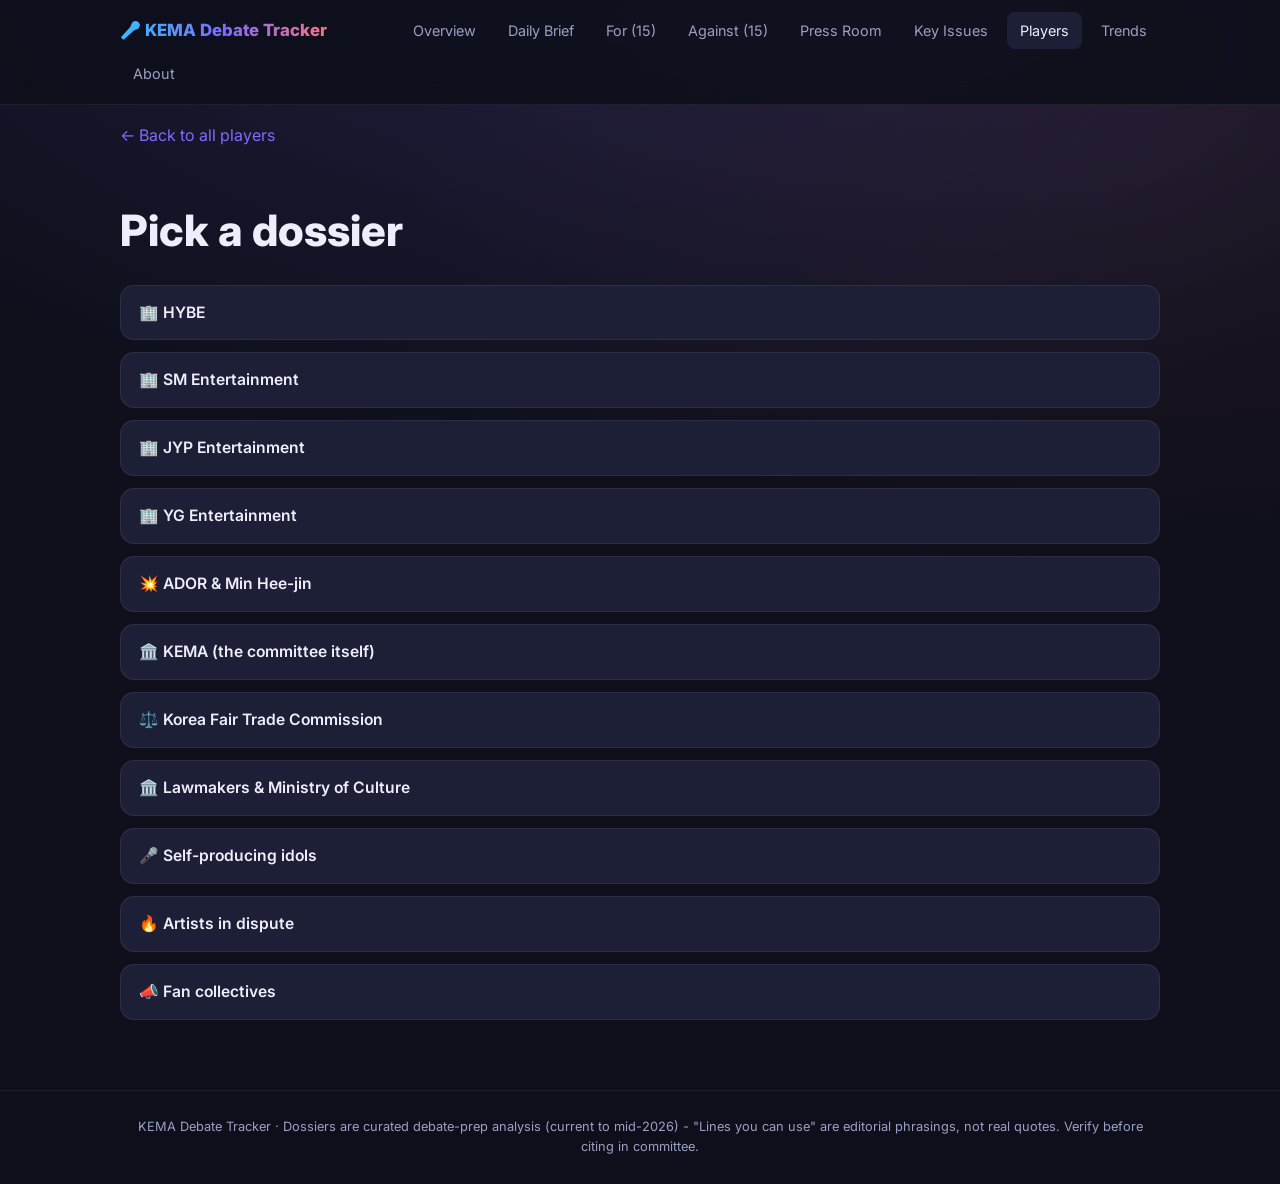
<file: player.html>
<!DOCTYPE html>
<html lang="en">
<head>
<meta charset="UTF-8">
<meta name="viewport" content="width=device-width, initial-scale=1.0">
<title>Player Dossier - KEMA Debate Tracker</title>
<link rel="icon" href="data:image/svg+xml,<svg xmlns='http://www.w3.org/2000/svg' viewBox='0 0 100 100'><text y='.9em' font-size='90'>🎤</text></svg>">
<link rel="preconnect" href="https://fonts.googleapis.com">
<link href="https://fonts.googleapis.com/css2?family=Inter:wght@400;600;700;800&display=swap" rel="stylesheet">
<link rel="stylesheet" href="css/style.css">
</head>
<body data-page="dossier">

<header>
  <nav class="nav">
    <a class="brand" href="index.html">🎤 KEMA Debate Tracker</a>
    <a class="link" href="index.html">Overview</a>
    <a class="link" href="daily.html">Daily Brief</a>
    <a class="link" href="for.html">For (15)</a>
    <a class="link" href="against.html">Against (15)</a>
    <a class="link" href="press.html">Press Room</a>
    <a class="link" href="issues.html">Key Issues</a>
    <a class="link active" href="stances.html">Players</a>
    <a class="link" href="trends.html">Trends</a>
    <a class="link" href="about.html">About</a>
  </nav>
</header>

<main class="wrap">
  <p style="margin-top:18px"><a href="stances.html">← Back to all players</a></p>
  <div id="dossier-root">
    <div class="loader"><div class="spinner"></div>Opening dossier…</div>
  </div>
  <div class="dossier-pager" id="dossier-pager"></div>
</main>

<footer>
  <div class="wrap">KEMA Debate Tracker · Dossiers are curated debate-prep analysis (current to mid-2026) -
  "Lines you can use" are editorial phrasings, not real quotes. Verify before citing in committee.</div>
</footer>

<script src="js/app.js"></script>
<script src="js/players.js"></script>
</body>
</html>
</file>
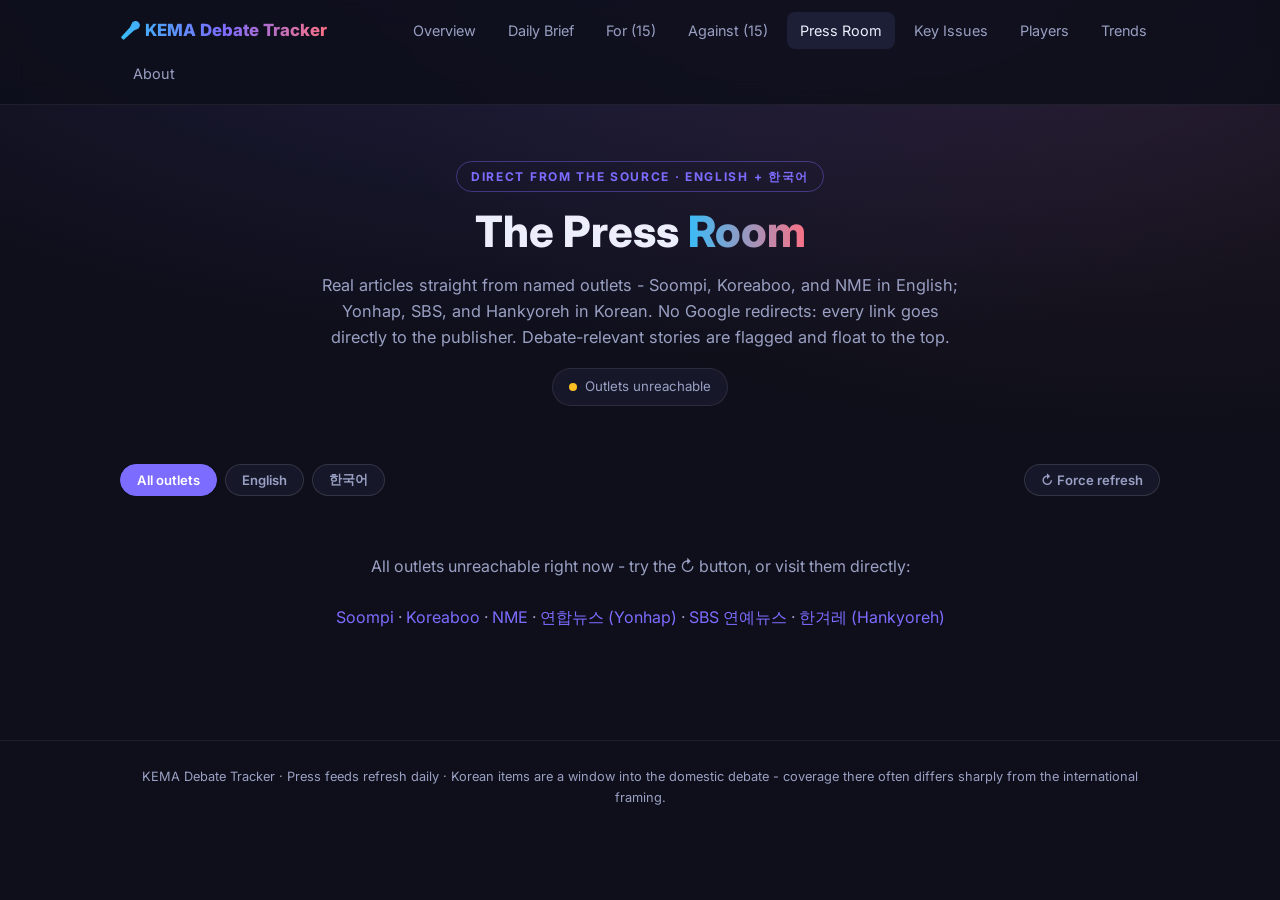
<file: press.html>
<!DOCTYPE html>
<html lang="en">
<head>
<meta charset="UTF-8">
<meta name="viewport" content="width=device-width, initial-scale=1.0">
<title>Press Room - KEMA Debate Tracker</title>
<link rel="icon" href="data:image/svg+xml,<svg xmlns='http://www.w3.org/2000/svg' viewBox='0 0 100 100'><text y='.9em' font-size='90'>🎤</text></svg>">
<link rel="preconnect" href="https://fonts.googleapis.com">
<link href="https://fonts.googleapis.com/css2?family=Inter:wght@400;600;700;800&display=swap" rel="stylesheet">
<link rel="stylesheet" href="css/style.css">
</head>
<body data-page="press">

<header>
  <nav class="nav">
    <a class="brand" href="index.html">🎤 KEMA Debate Tracker</a>
    <a class="link" href="index.html">Overview</a>
    <a class="link" href="daily.html">Daily Brief</a>
    <a class="link" href="for.html">For (15)</a>
    <a class="link" href="against.html">Against (15)</a>
    <a class="link active" href="press.html">Press Room</a>
    <a class="link" href="issues.html">Key Issues</a>
    <a class="link" href="stances.html">Players</a>
    <a class="link" href="trends.html">Trends</a>
    <a class="link" href="about.html">About</a>
  </nav>
</header>

<main class="wrap">
  <div class="hero">
    <span class="kicker">Direct from the Source · English + 한국어</span>
    <h1>The Press <span class="grad">Room</span></h1>
    <p class="sub">Real articles straight from named outlets - Soompi, Koreaboo, and NME in English;
    Yonhap, SBS, and Hankyoreh in Korean. No Google redirects: every link goes directly to the publisher.
    Debate-relevant stories are flagged and float to the top.</p>
    <div class="status-chip" id="status-chip"><span class="dot"></span><span class="label">Contacting outlets…</span></div>
  </div>

  <section>
    <div class="filters">
      <button class="on" data-lang="ALL">All outlets</button>
      <button data-lang="EN">English</button>
      <button data-lang="KR">한국어</button>
      <button id="btn-refresh-press" data-lang="ALL" style="margin-left:auto">↻ Force refresh</button>
    </div>
    <div class="article-list" id="press-list"></div>
  </section>
</main>

<footer>
  <div class="wrap">KEMA Debate Tracker · Press feeds refresh daily · Korean items are a window into the domestic
  debate - coverage there often differs sharply from the international framing.</div>
</footer>

<script src="js/app.js"></script>
<script src="js/press.js"></script>
</body>
</html>
</file>
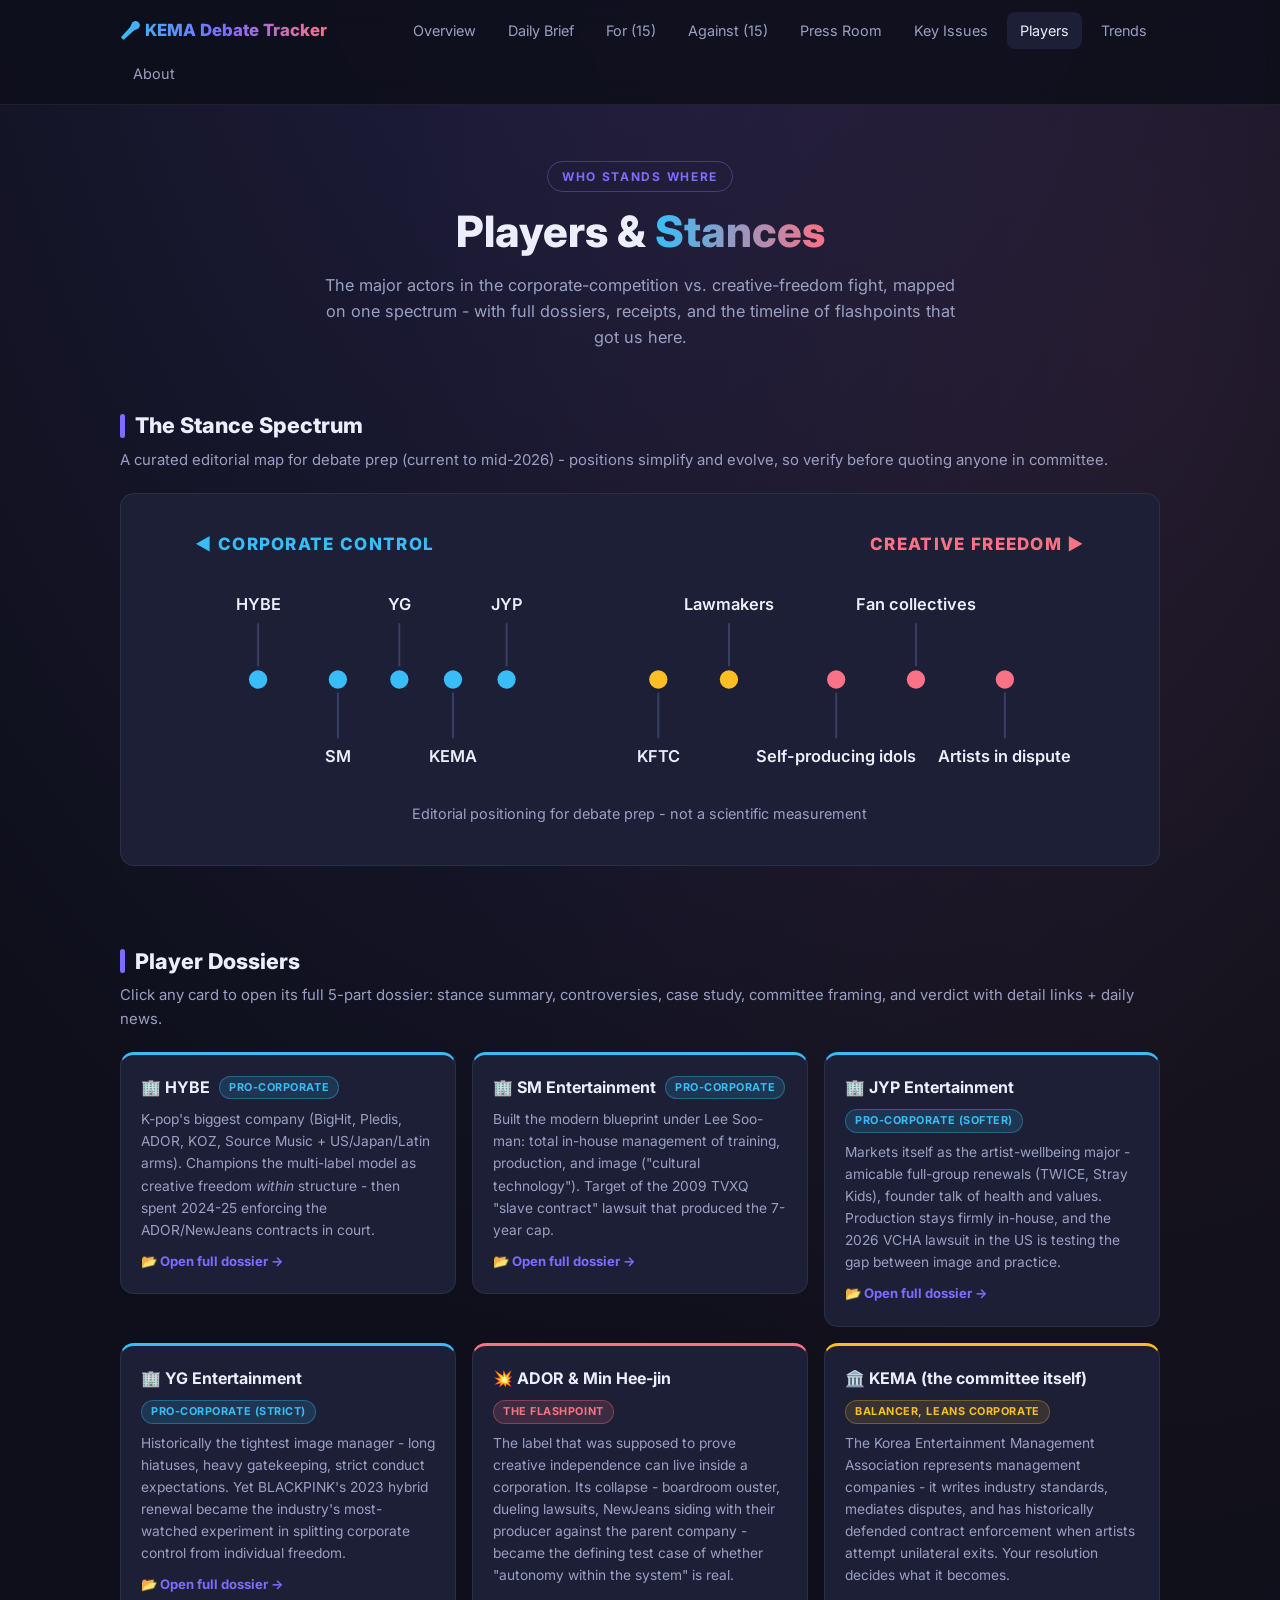
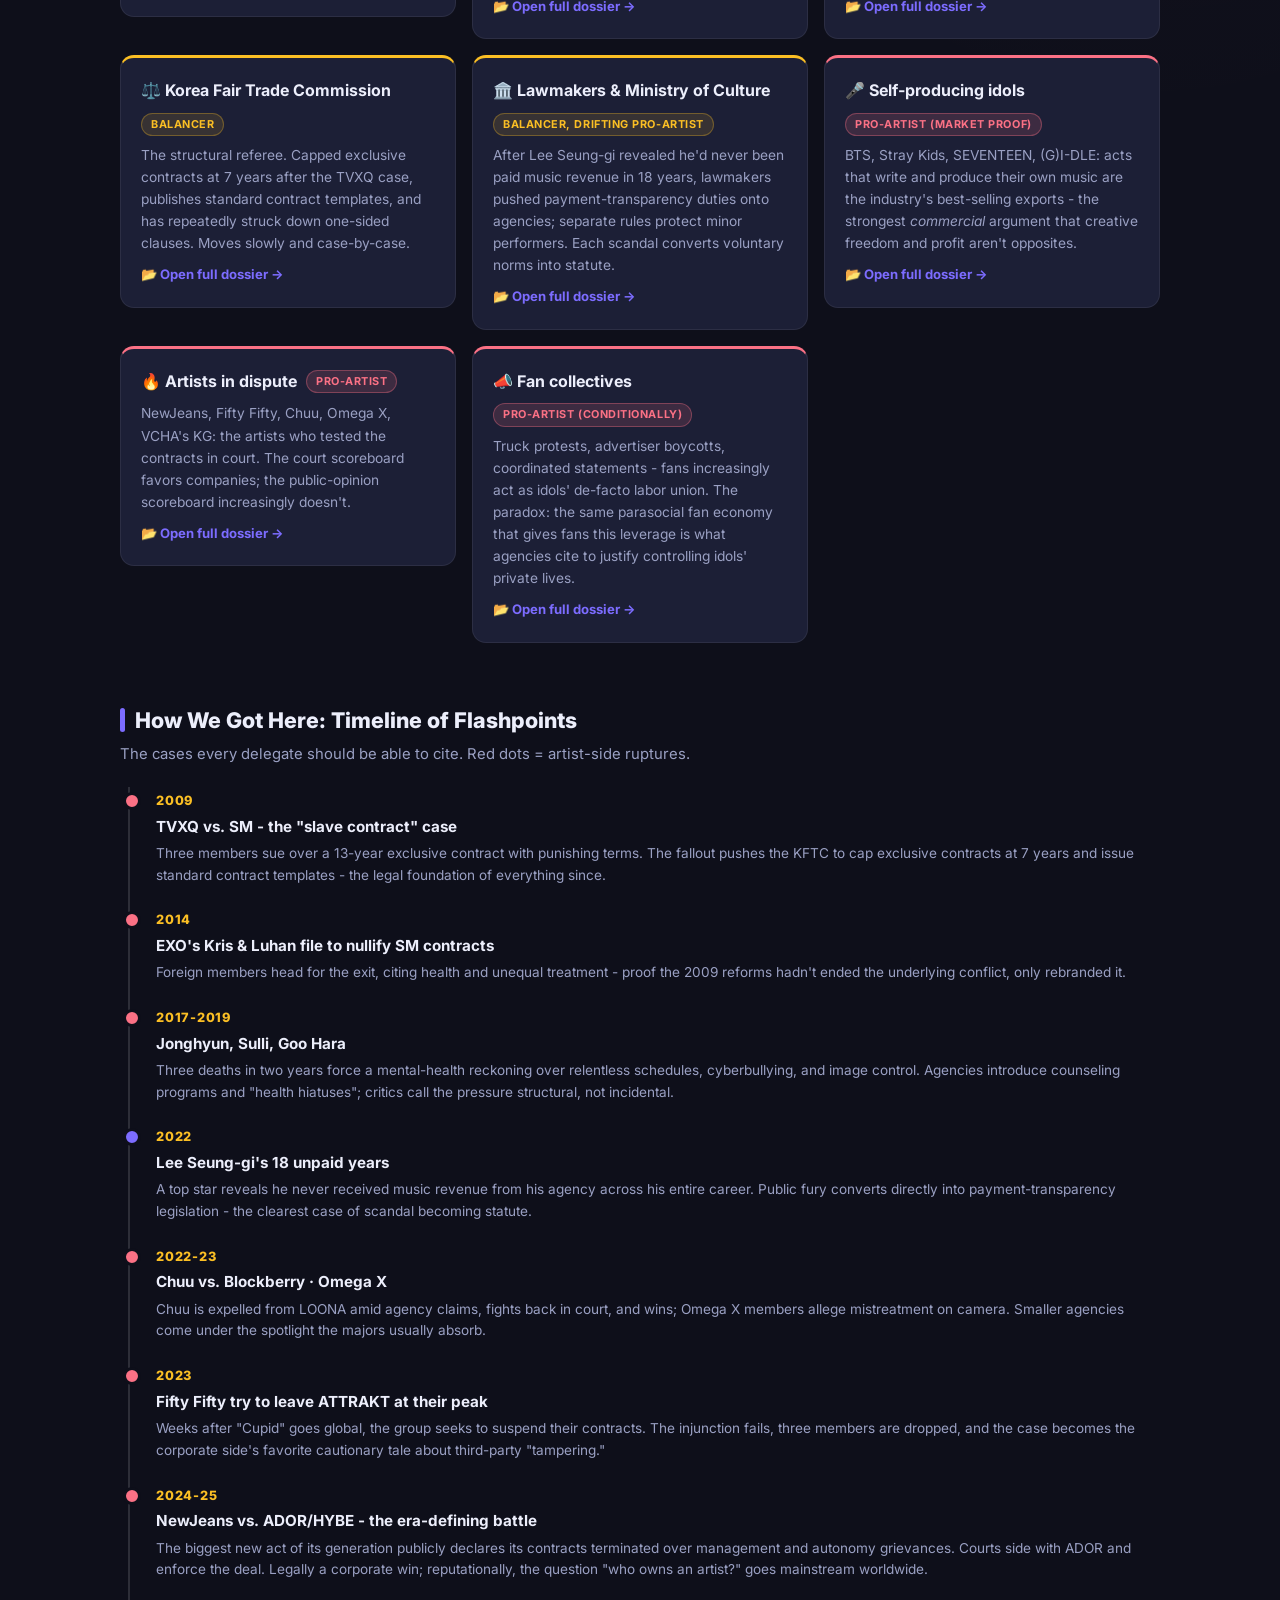
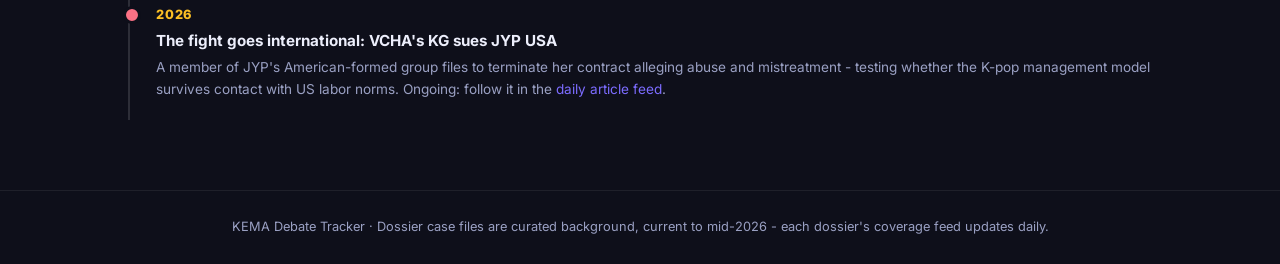
<file: stances.html>
<!DOCTYPE html>
<html lang="en">
<head>
<meta charset="UTF-8">
<meta name="viewport" content="width=device-width, initial-scale=1.0">
<title>Players &amp; Stances - KEMA Debate Tracker</title>
<link rel="icon" href="data:image/svg+xml,<svg xmlns='http://www.w3.org/2000/svg' viewBox='0 0 100 100'><text y='.9em' font-size='90'>🎤</text></svg>">
<link rel="preconnect" href="https://fonts.googleapis.com">
<link href="https://fonts.googleapis.com/css2?family=Inter:wght@400;600;700;800&display=swap" rel="stylesheet">
<link rel="stylesheet" href="css/style.css">
</head>
<body data-page="stances">

<header>
  <nav class="nav">
    <a class="brand" href="index.html">🎤 KEMA Debate Tracker</a>
    <a class="link" href="index.html">Overview</a>
    <a class="link" href="daily.html">Daily Brief</a>
    <a class="link" href="for.html">For (15)</a>
    <a class="link" href="against.html">Against (15)</a>
    <a class="link" href="press.html">Press Room</a>
    <a class="link" href="issues.html">Key Issues</a>
    <a class="link active" href="stances.html">Players</a>
    <a class="link" href="trends.html">Trends</a>
    <a class="link" href="about.html">About</a>
  </nav>
</header>

<main class="wrap">
  <div class="hero">
    <span class="kicker">Who Stands Where</span>
    <h1>Players &amp; <span class="grad">Stances</span></h1>
    <p class="sub">The major actors in the corporate-competition vs. creative-freedom fight,
    mapped on one spectrum - with full dossiers, receipts, and the timeline of flashpoints that got us here.</p>
  </div>

  <section>
    <h2 class="sec"><span class="bar"></span>The Stance Spectrum</h2>
    <p class="sec-sub">A curated editorial map for debate prep (current to mid-2026) - positions simplify
    and evolve, so verify before quoting anyone in committee.</p>
    <div class="panel">
      <svg class="spectrum-svg" viewBox="0 0 760 250" xmlns="http://www.w3.org/2000/svg" role="img"
           aria-label="Spectrum from corporate control to creative freedom with major players positioned along it">
        <defs>
          <linearGradient id="axg" x1="0" y1="0" x2="1" y2="0">
            <stop offset="0%" stop-color="#38bdf8"/>
            <stop offset="50%" stop-color="#fbbf24"/>
            <stop offset="100%" stop-color="#fb7185"/>
          </linearGradient>
        </defs>

        <text x="40" y="26" font-size="13" font-weight="800" fill="#38bdf8" letter-spacing="1">◀ CORPORATE CONTROL</text>
        <text x="720" y="26" font-size="13" font-weight="800" fill="#fb7185" letter-spacing="1" text-anchor="end">CREATIVE FREEDOM ▶</text>

        <line x1="40" y1="125" x2="720" y2="125" stroke="url(#axg)" stroke-width="5" stroke-linecap="round"/>

        <!-- above-axis players -->
        <g font-size="12.5" font-weight="600" fill="#eceefb" text-anchor="middle">
          <line x1="88" y1="115" x2="88" y2="82" stroke="#3a3f63" stroke-width="1.5"/>
          <circle cx="88" cy="125" r="7" fill="#38bdf8"/><text x="88" y="72">HYBE</text>
          <line x1="196" y1="115" x2="196" y2="82" stroke="#3a3f63" stroke-width="1.5"/>
          <circle cx="196" cy="125" r="7" fill="#38bdf8"/><text x="196" y="72">YG</text>
          <line x1="278" y1="115" x2="278" y2="82" stroke="#3a3f63" stroke-width="1.5"/>
          <circle cx="278" cy="125" r="7" fill="#38bdf8"/><text x="278" y="72">JYP</text>
          <line x1="448" y1="115" x2="448" y2="82" stroke="#3a3f63" stroke-width="1.5"/>
          <circle cx="448" cy="125" r="7" fill="#fbbf24"/><text x="448" y="72">Lawmakers</text>
          <line x1="591" y1="115" x2="591" y2="82" stroke="#3a3f63" stroke-width="1.5"/>
          <circle cx="591" cy="125" r="7" fill="#fb7185"/><text x="591" y="72">Fan collectives</text>
        </g>

        <!-- below-axis players -->
        <g font-size="12.5" font-weight="600" fill="#eceefb" text-anchor="middle">
          <line x1="149" y1="135" x2="149" y2="170" stroke="#3a3f63" stroke-width="1.5"/>
          <circle cx="149" cy="125" r="7" fill="#38bdf8"/><text x="149" y="188">SM</text>
          <line x1="237" y1="135" x2="237" y2="170" stroke="#3a3f63" stroke-width="1.5"/>
          <circle cx="237" cy="125" r="7" fill="#38bdf8"/><text x="237" y="188">KEMA</text>
          <line x1="394" y1="135" x2="394" y2="170" stroke="#3a3f63" stroke-width="1.5"/>
          <circle cx="394" cy="125" r="7" fill="#fbbf24"/><text x="394" y="188">KFTC</text>
          <line x1="530" y1="135" x2="530" y2="170" stroke="#3a3f63" stroke-width="1.5"/>
          <circle cx="530" cy="125" r="7" fill="#fb7185"/><text x="530" y="188">Self-producing idols</text>
          <line x1="659" y1="135" x2="659" y2="170" stroke="#3a3f63" stroke-width="1.5"/>
          <circle cx="659" cy="125" r="7" fill="#fb7185"/><text x="659" y="188">Artists in dispute</text>
        </g>

        <text x="380" y="232" font-size="11" fill="#9aa0c3" text-anchor="middle">Editorial positioning for debate prep - not a scientific measurement</text>
      </svg>
    </div>
  </section>

  <section>
    <h2 class="sec"><span class="bar"></span>Player Dossiers</h2>
    <p class="sec-sub">Click any card to open its full 5-part dossier: stance summary, controversies,
    case study, committee framing, and verdict with detail links + daily news.</p>
    <div class="grid cols-2" id="player-grid"></div>
  </section>

  <section>
    <h2 class="sec"><span class="bar"></span>How We Got Here: Timeline of Flashpoints</h2>
    <p class="sec-sub">The cases every delegate should be able to cite. Red dots = artist-side ruptures.</p>
    <div class="timeline">
      <div class="tl-item hot">
        <span class="year">2009</span>
        <h4>TVXQ vs. SM - the "slave contract" case</h4>
        <p>Three members sue over a 13-year exclusive contract with punishing terms. The fallout pushes
        the KFTC to cap exclusive contracts at 7 years and issue standard contract templates - the
        legal foundation of everything since.</p>
      </div>
      <div class="tl-item hot">
        <span class="year">2014</span>
        <h4>EXO's Kris &amp; Luhan file to nullify SM contracts</h4>
        <p>Foreign members head for the exit, citing health and unequal treatment - proof the 2009
        reforms hadn't ended the underlying conflict, only rebranded it.</p>
      </div>
      <div class="tl-item hot">
        <span class="year">2017-2019</span>
        <h4>Jonghyun, Sulli, Goo Hara</h4>
        <p>Three deaths in two years force a mental-health reckoning over relentless schedules,
        cyberbullying, and image control. Agencies introduce counseling programs and "health
        hiatuses"; critics call the pressure structural, not incidental.</p>
      </div>
      <div class="tl-item">
        <span class="year">2022</span>
        <h4>Lee Seung-gi's 18 unpaid years</h4>
        <p>A top star reveals he never received music revenue from his agency across his entire career.
        Public fury converts directly into payment-transparency legislation - the clearest case of
        scandal becoming statute.</p>
      </div>
      <div class="tl-item hot">
        <span class="year">2022-23</span>
        <h4>Chuu vs. Blockberry · Omega X</h4>
        <p>Chuu is expelled from LOONA amid agency claims, fights back in court, and wins; Omega X
        members allege mistreatment on camera. Smaller agencies come under the spotlight the majors
        usually absorb.</p>
      </div>
      <div class="tl-item hot">
        <span class="year">2023</span>
        <h4>Fifty Fifty try to leave ATTRAKT at their peak</h4>
        <p>Weeks after "Cupid" goes global, the group seeks to suspend their contracts. The injunction
        fails, three members are dropped, and the case becomes the corporate side's favorite
        cautionary tale about third-party "tampering."</p>
      </div>
      <div class="tl-item hot">
        <span class="year">2024-25</span>
        <h4>NewJeans vs. ADOR/HYBE - the era-defining battle</h4>
        <p>The biggest new act of its generation publicly declares its contracts terminated over
        management and autonomy grievances. Courts side with ADOR and enforce the deal. Legally a
        corporate win; reputationally, the question "who owns an artist?" goes mainstream worldwide.</p>
      </div>
      <div class="tl-item hot">
        <span class="year">2026</span>
        <h4>The fight goes international: VCHA's KG sues JYP USA</h4>
        <p>A member of JYP's American-formed group files to terminate her contract alleging abuse and
        mistreatment - testing whether the K-pop management model survives contact with US labor
        norms. Ongoing: follow it in the <a href="against.html">daily article feed</a>.</p>
      </div>
    </div>
  </section>

</main>

<footer>
  <div class="wrap">KEMA Debate Tracker · Dossier case files are curated background, current to mid-2026 - each dossier's coverage feed updates daily.</div>
</footer>

<script src="js/app.js"></script>
<script src="js/players.js"></script>
</body>
</html>
</file>
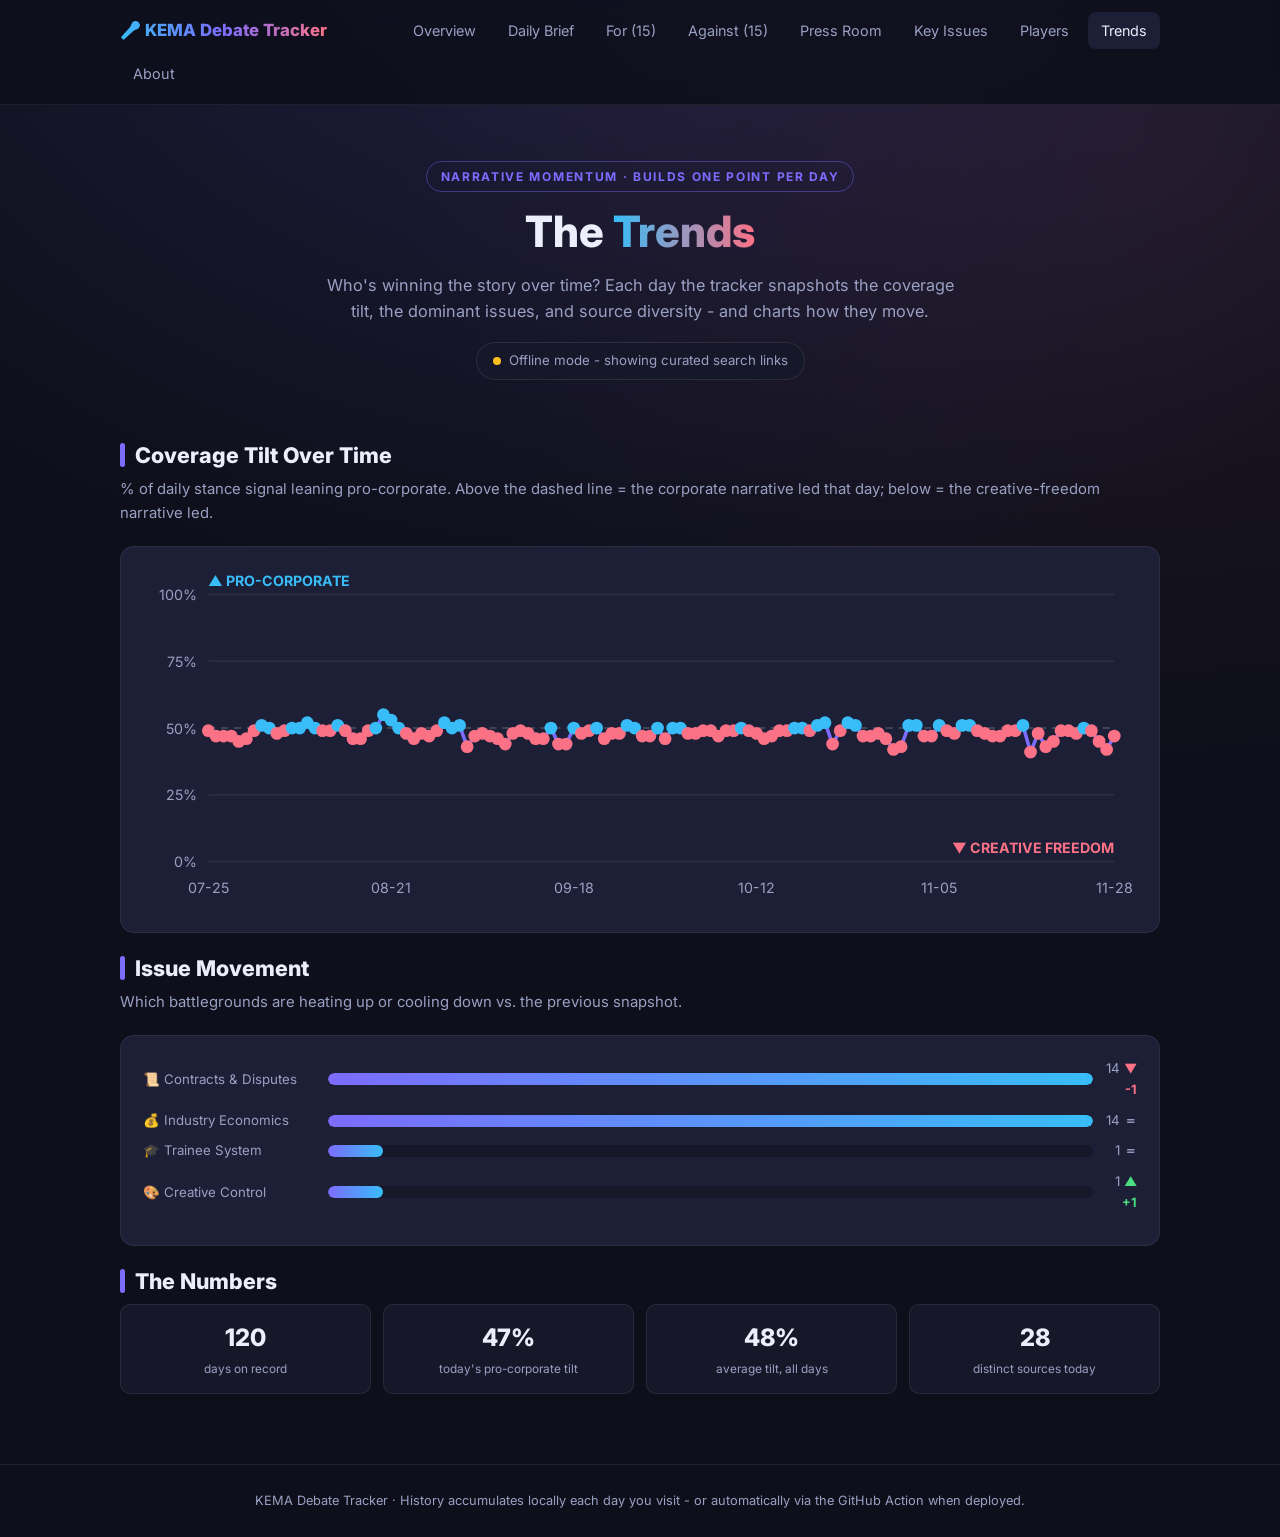
<file: trends.html>
<!DOCTYPE html>
<html lang="en">
<head>
<meta charset="UTF-8">
<meta name="viewport" content="width=device-width, initial-scale=1.0">
<title>Trends - KEMA Debate Tracker</title>
<link rel="icon" href="data:image/svg+xml,<svg xmlns='http://www.w3.org/2000/svg' viewBox='0 0 100 100'><text y='.9em' font-size='90'>🎤</text></svg>">
<link rel="preconnect" href="https://fonts.googleapis.com">
<link href="https://fonts.googleapis.com/css2?family=Inter:wght@400;600;700;800&display=swap" rel="stylesheet">
<link rel="stylesheet" href="css/style.css">
</head>
<body data-page="trends">

<header>
  <nav class="nav">
    <a class="brand" href="index.html">🎤 KEMA Debate Tracker</a>
    <a class="link" href="index.html">Overview</a>
    <a class="link" href="daily.html">Daily Brief</a>
    <a class="link" href="for.html">For (15)</a>
    <a class="link" href="against.html">Against (15)</a>
    <a class="link" href="press.html">Press Room</a>
    <a class="link" href="issues.html">Key Issues</a>
    <a class="link" href="stances.html">Players</a>
    <a class="link active" href="trends.html">Trends</a>
    <a class="link" href="about.html">About</a>
  </nav>
</header>

<main class="wrap">
  <div class="hero">
    <span class="kicker">Narrative Momentum · Builds One Point Per Day</span>
    <h1>The <span class="grad">Trends</span></h1>
    <p class="sub">Who's winning the story over time? Each day the tracker snapshots the coverage tilt,
    the dominant issues, and source diversity - and charts how they move.</p>
    <div class="status-chip" id="status-chip"><span class="dot"></span><span class="label">Loading history…</span></div>
  </div>

  <section>
    <div id="history-note"></div>

    <h2 class="sec"><span class="bar"></span>Coverage Tilt Over Time</h2>
    <p class="sec-sub">% of daily stance signal leaning pro-corporate. Above the dashed line = the corporate
    narrative led that day; below = the creative-freedom narrative led.</p>
    <div class="panel" id="tilt-chart">
      <div class="loader"><div class="spinner"></div>Crunching the history…</div>
    </div>

    <h2 class="sec"><span class="bar"></span>Issue Movement</h2>
    <p class="sec-sub">Which battlegrounds are heating up or cooling down vs. the previous snapshot.</p>
    <div class="panel" id="issue-movement"></div>

    <h2 class="sec"><span class="bar"></span>The Numbers</h2>
    <div class="stat-row" id="trend-stats"></div>
  </section>
</main>

<footer>
  <div class="wrap">KEMA Debate Tracker · History accumulates locally each day you visit - or automatically
  via the GitHub Action when deployed.</div>
</footer>

<script src="js/app.js"></script>
<script src="js/trends.js"></script>
</body>
</html>
</file>
<file: css/style.css>
/* KEMA Debate Tracker — shared styles */
:root {
  --bg: #0e0f1a;
  --bg-soft: #16182a;
  --card: #1c1f36;
  --card-hover: #232748;
  --text: #eceefb;
  --text-dim: #9aa0c3;
  --accent: #7c6cff;        /* violet — neutral brand */
  --for: #38bdf8;           /* blue — pro-corporate side */
  --against: #fb7185;       /* coral — pro-creative-freedom side */
  --gold: #fbbf24;
  --radius: 14px;
  --maxw: 1080px;
}

* { margin: 0; padding: 0; box-sizing: border-box; }

body {
  font-family: 'Inter', -apple-system, 'Segoe UI', Roboto, sans-serif;
  background: var(--bg);
  background-image: radial-gradient(ellipse 80% 50% at 50% -10%, rgba(124,108,255,.18), transparent),
                    radial-gradient(ellipse 60% 40% at 90% 10%, rgba(251,113,133,.07), transparent);
  background-repeat: no-repeat;
  color: var(--text);
  line-height: 1.6;
  min-height: 100vh;
}

a { color: var(--accent); text-decoration: none; }
a:hover { text-decoration: underline; }

.wrap { max-width: var(--maxw); margin: 0 auto; padding: 0 20px; }

/* ===== Nav ===== */
header {
  position: sticky; top: 0; z-index: 50;
  background: rgba(14,15,26,.85);
  backdrop-filter: blur(12px);
  border-bottom: 1px solid rgba(255,255,255,.07);
}
.nav {
  display: flex; align-items: center; gap: 6px;
  max-width: var(--maxw); margin: 0 auto; padding: 12px 20px;
  flex-wrap: wrap;
}
.nav .brand {
  font-weight: 800; font-size: 1.05rem; margin-right: auto;
  background: linear-gradient(90deg, var(--for), var(--accent), var(--against));
  -webkit-background-clip: text; background-clip: text; color: transparent;
  white-space: nowrap;
}
.nav a.link {
  padding: 7px 13px; border-radius: 8px; font-size: .9rem;
  color: var(--text-dim); transition: .15s;
}
.nav a.link:hover { color: var(--text); background: var(--bg-soft); text-decoration: none; }
.nav a.link.active { color: var(--text); background: var(--card); }

/* ===== Hero ===== */
.hero { padding: 56px 0 28px; text-align: center; }
.hero .kicker {
  display: inline-block; font-size: .75rem; letter-spacing: .14em; text-transform: uppercase;
  color: var(--accent); font-weight: 700; margin-bottom: 14px;
  border: 1px solid rgba(124,108,255,.4); padding: 5px 14px; border-radius: 99px;
}
.hero h1 { font-size: clamp(1.7rem, 4.5vw, 2.7rem); font-weight: 800; line-height: 1.2; }
.hero h1 .grad {
  background: linear-gradient(90deg, var(--for), var(--against));
  -webkit-background-clip: text; background-clip: text; color: transparent;
}
.hero p.sub { color: var(--text-dim); max-width: 640px; margin: 14px auto 0; font-size: 1.02rem; }

.status-chip {
  display: inline-flex; align-items: center; gap: 8px; margin-top: 18px;
  background: var(--bg-soft); border: 1px solid rgba(255,255,255,.09);
  padding: 7px 16px; border-radius: 99px; font-size: .83rem; color: var(--text-dim);
}
.status-chip .dot { width: 8px; height: 8px; border-radius: 50%; background: #4ade80; animation: pulse 2s infinite; }
.status-chip.warn .dot { background: var(--gold); }
@keyframes pulse { 50% { opacity: .4; } }

/* ===== Sections ===== */
section { padding: 30px 0; }
h2.sec {
  font-size: 1.35rem; font-weight: 800; margin-bottom: 6px;
  display: flex; align-items: center; gap: 10px;
}
h2.sec .bar { width: 5px; height: 24px; border-radius: 3px; background: var(--accent); }
h2.sec.t-for .bar { background: var(--for); }
h2.sec.t-against .bar { background: var(--against); }
p.sec-sub { color: var(--text-dim); margin-bottom: 20px; font-size: .93rem; }

/* ===== Recap cards ===== */
.grid { display: grid; gap: 16px; }
.grid.cols-2 { grid-template-columns: repeat(auto-fit, minmax(290px, 1fr)); }
.recap-card {
  background: var(--card); border: 1px solid rgba(255,255,255,.07);
  border-radius: var(--radius); padding: 22px;
}
.recap-card .emoji { font-size: 1.5rem; }
.recap-card h3 { margin: 8px 0 6px; font-size: 1.02rem; }
.recap-card p { color: var(--text-dim); font-size: .89rem; }
.recap-card.side-for { border-top: 3px solid var(--for); }
.recap-card.side-against { border-top: 3px solid var(--against); }
.recap-card.side-neutral { border-top: 3px solid var(--accent); }

/* ===== Article cards ===== */
.article-list { display: flex; flex-direction: column; gap: 12px; }
.article-card {
  display: block; background: var(--card); border: 1px solid rgba(255,255,255,.07);
  border-radius: var(--radius); padding: 16px 18px; transition: .15s;
  color: var(--text);
}
.article-card:hover { background: var(--card-hover); text-decoration: none; transform: translateY(-1px); }
.article-card .meta {
  display: flex; align-items: center; gap: 10px; flex-wrap: wrap;
  font-size: .76rem; color: var(--text-dim); margin-bottom: 6px;
}
.badge {
  font-size: .68rem; font-weight: 700; letter-spacing: .05em; text-transform: uppercase;
  padding: 2px 9px; border-radius: 99px;
}
.badge.for { background: rgba(56,189,248,.15); color: var(--for); border: 1px solid rgba(56,189,248,.35); }
.badge.against { background: rgba(251,113,133,.15); color: var(--against); border: 1px solid rgba(251,113,133,.35); }
.badge.rank { background: rgba(251,191,36,.12); color: var(--gold); border: 1px solid rgba(251,191,36,.3); }
.article-card h3 { font-size: .98rem; font-weight: 600; line-height: 1.4; }
.article-card p.snippet { font-size: .84rem; color: var(--text-dim); margin-top: 5px; }
.article-card .src { font-weight: 600; color: var(--accent); }

/* Two-column for/against preview on home */
.split { display: grid; grid-template-columns: 1fr 1fr; gap: 22px; }
@media (max-width: 820px) { .split { grid-template-columns: 1fr; } }

.view-all {
  display: inline-block; margin-top: 14px; font-size: .88rem; font-weight: 600;
}

/* ===== Loading / error ===== */
.loader { text-align: center; padding: 40px 0; color: var(--text-dim); }
.spinner {
  width: 34px; height: 34px; margin: 0 auto 14px; border-radius: 50%;
  border: 3px solid rgba(255,255,255,.12); border-top-color: var(--accent);
  animation: spin .8s linear infinite;
}
@keyframes spin { to { transform: rotate(360deg); } }
.notice {
  background: rgba(251,191,36,.08); border: 1px solid rgba(251,191,36,.3);
  color: var(--gold); border-radius: 10px; padding: 12px 16px; font-size: .85rem;
  margin-bottom: 16px;
}
.btn {
  display: inline-block; background: var(--accent); color: #fff; font-weight: 600;
  padding: 9px 22px; border-radius: 10px; border: none; cursor: pointer; font-size: .9rem;
}
.btn:hover { filter: brightness(1.1); text-decoration: none; }

/* ===== Issues page ===== */
.issue {
  background: var(--card); border: 1px solid rgba(255,255,255,.07);
  border-radius: var(--radius); padding: 24px; margin-bottom: 18px;
}
.issue h3 { font-size: 1.1rem; margin-bottom: 8px; }
.issue p { color: var(--text-dim); font-size: .92rem; margin-bottom: 12px; }
.issue .positions { display: grid; grid-template-columns: 1fr 1fr; gap: 12px; }
@media (max-width: 700px) { .issue .positions { grid-template-columns: 1fr; } }
.pos { border-radius: 10px; padding: 13px 15px; font-size: .85rem; }
.pos.for { background: rgba(56,189,248,.08); border: 1px solid rgba(56,189,248,.25); }
.pos.against { background: rgba(251,113,133,.08); border: 1px solid rgba(251,113,133,.25); }
.pos strong { display: block; margin-bottom: 4px; font-size: .78rem; text-transform: uppercase; letter-spacing: .06em; }
.pos.for strong { color: var(--for); }
.pos.against strong { color: var(--against); }

/* ===== Daily brief: tilt gauge ===== */
.panel {
  background: var(--card); border: 1px solid rgba(255,255,255,.07);
  border-radius: var(--radius); padding: 22px; margin-bottom: 18px;
}
.panel h3 { font-size: 1rem; margin-bottom: 4px; }
.panel p.hint { color: var(--text-dim); font-size: .8rem; margin-bottom: 14px; }
.gauge { display: flex; height: 20px; border-radius: 99px; overflow: hidden; background: var(--bg-soft); }
.gauge .g-for { background: linear-gradient(90deg, #0284c7, var(--for)); transition: width .6s; }
.gauge .g-against { background: linear-gradient(90deg, var(--against), #e11d48); transition: width .6s; }
.gauge-labels { display: flex; justify-content: space-between; font-size: .8rem; margin-top: 8px; }
.gauge-labels .l-for { color: var(--for); font-weight: 700; }
.gauge-labels .l-against { color: var(--against); font-weight: 700; }

/* ===== Daily brief: issue bars ===== */
.hbar { display: grid; grid-template-columns: 175px 1fr 34px; gap: 10px; align-items: center; margin-bottom: 9px; font-size: .83rem; }
.hbar .lbl { color: var(--text-dim); white-space: nowrap; overflow: hidden; text-overflow: ellipsis; }
.hbar .track { background: var(--bg-soft); border-radius: 99px; height: 12px; overflow: hidden; }
.hbar .fill { height: 100%; border-radius: 99px; background: linear-gradient(90deg, var(--accent), var(--for)); transition: width .6s; }
.hbar .num { color: var(--text-dim); text-align: right; }
@media (max-width: 600px) { .hbar { grid-template-columns: 120px 1fr 30px; } }

/* ===== Daily brief: pick cards ===== */
.issue-chip {
  display: inline-flex; align-items: center; gap: 5px;
  background: rgba(124,108,255,.12); border: 1px solid rgba(124,108,255,.35);
  color: #b9b1ff; border-radius: 99px; padding: 2px 10px;
  font-size: .7rem; font-weight: 700; letter-spacing: .03em;
}
.why {
  font-size: .8rem; color: var(--text-dim); margin-top: 9px;
  border-left: 2px solid var(--accent); padding-left: 10px;
}
.why strong { color: var(--text); }

/* ===== Players page: spectrum ===== */
.spectrum-svg { width: 100%; height: auto; display: block; }

/* ===== Players page: profile cards ===== */
.grid.cols-2 { align-items: start; } /* an expanded card shouldn't stretch its neighbors */
.player-card {
  background: var(--card); border: 1px solid rgba(255,255,255,.07);
  border-radius: var(--radius); padding: 20px;
}
.player-card .row { display: flex; align-items: center; gap: 9px; flex-wrap: wrap; margin-bottom: 8px; }
.player-card h3 { font-size: 1rem; }
.player-card p { color: var(--text-dim); font-size: .86rem; }
.badge.balancer { background: rgba(251,191,36,.12); color: var(--gold); border: 1px solid rgba(251,191,36,.3); }

/* ===== Dossier page (player.html) ===== */
.tabs { display: flex; gap: 7px; flex-wrap: wrap; margin: 22px 0; }
.tabs button {
  background: var(--bg-soft); color: var(--text-dim); border: 1px solid rgba(255,255,255,.12);
  border-radius: 99px; padding: 8px 17px; font-size: .84rem; font-weight: 700; cursor: pointer;
  font-family: inherit; transition: .15s;
}
.tabs button:hover { color: var(--text); }
.tabs button.on { background: var(--accent); color: #fff; border-color: var(--accent); }
.dossier-section { display: none; }
.dossier-section.on { display: block; animation: fadein .25s; }
@keyframes fadein { from { opacity: 0; transform: translateY(4px); } }

.lean-wrap { position: relative; margin: 18px 2px 8px; }
.lean-meter { height: 14px; border-radius: 99px;
  background: linear-gradient(90deg, var(--for), var(--gold), var(--against)); }
.lean-dot {
  position: absolute; top: 50%; transform: translate(-50%, -50%);
  width: 24px; height: 24px; border-radius: 50%; background: #fff;
  border: 5px solid var(--bg); box-shadow: 0 0 10px rgba(0,0,0,.6);
}
.lean-labels { display: flex; justify-content: space-between; font-size: .74rem; margin-top: 8px; }
.lean-labels .l { color: var(--for); font-weight: 700; }
.lean-labels .r { color: var(--against); font-weight: 700; }

.controversy {
  border-left: 3px solid var(--text-dim); background: var(--bg-soft);
  border-radius: 0 10px 10px 0; padding: 12px 16px; margin-bottom: 11px;
}
details.controversy summary { cursor: pointer; list-style: none; }
details.controversy summary::-webkit-details-marker { display: none; }
details.controversy summary:hover h4 { color: var(--accent); }
.exp-hint { font-size: .68rem; font-weight: 800; color: var(--accent); letter-spacing: .04em; white-space: nowrap; }
details.controversy[open] .exp-hint .arr { display: inline-block; transform: rotate(180deg); }
.exp-hint .arr { display: inline-block; transition: transform .2s; }
.contro-detail { margin-top: 11px; padding-top: 11px; border-top: 1px dashed rgba(255,255,255,.14); }
.contro-detail p { font-size: .86rem; color: var(--text-dim); margin-bottom: 10px; }
.contro-detail .kf {
  border-left: 2px solid var(--accent); padding: 8px 12px; color: var(--text);
  background: rgba(124,108,255,.07); border-radius: 0 8px 8px 0;
}
.controversy.sev-high { border-color: var(--against); }
.controversy.sev-med { border-color: var(--gold); }
.controversy h4 { font-size: .94rem; display: flex; gap: 9px; align-items: baseline; flex-wrap: wrap; }
.controversy .yr { color: var(--gold); font-weight: 800; font-size: .76rem; }
.controversy p { font-size: .85rem; color: var(--text-dim); margin-top: 4px; }
.sev-tag { font-size: .64rem; font-weight: 800; letter-spacing: .07em; padding: 1px 8px; border-radius: 99px; }
.sev-tag.high { background: rgba(251,113,133,.15); color: var(--against); }
.sev-tag.med { background: rgba(251,191,36,.13); color: var(--gold); }
.sev-tag.low { background: rgba(154,160,195,.15); color: var(--text-dim); }

.cs-block { margin-bottom: 16px; }
.cs-block h4 { font-size: .95rem; margin-bottom: 6px; color: var(--text); }
.cs-block p { font-size: .89rem; color: var(--text-dim); }

.soundbite {
  border-left: 3px solid var(--accent); background: rgba(124,108,255,.07);
  border-radius: 0 10px 10px 0; padding: 11px 15px; margin-bottom: 10px;
  font-style: italic; font-size: .9rem;
}
.counter { margin-bottom: 12px; font-size: .87rem; }
.counter .they { color: var(--text-dim); }
.counter .you { color: var(--text); margin-top: 3px; }
.counter strong { font-size: .72rem; letter-spacing: .06em; text-transform: uppercase; }
.counter .they strong { color: var(--against); }
.counter .you strong { color: #4ade80; }

.link-grid { display: flex; flex-wrap: wrap; gap: 10px; margin-top: 12px; }
.link-card {
  background: var(--bg-soft); border: 1px solid rgba(255,255,255,.12); border-radius: 10px;
  padding: 10px 17px; font-size: .85rem; font-weight: 600; color: var(--text);
}
.link-card:hover { border-color: var(--accent); text-decoration: none; color: var(--accent); }

/* allies / opponents */
.rel-h { font-size: .76rem; font-weight: 800; letter-spacing: .08em; text-transform: uppercase; margin: 18px 0 9px; display: block; }
.rel-h.a { color: #4ade80; }
.rel-h.o { color: var(--against); }
.rel-grid { display: grid; grid-template-columns: 1fr 1fr; gap: 11px; }
@media (max-width: 700px) { .rel-grid { grid-template-columns: 1fr; } }
.rel-card { background: var(--bg-soft); border-radius: 10px; padding: 13px 15px; font-size: .84rem; color: var(--text-dim); }
.rel-card strong { display: block; margin-bottom: 3px; color: var(--text); }
.rel-card.ally { border: 1px solid rgba(74,222,128,.28); }
.rel-card.ally strong { color: #4ade80; }
.rel-card.opp { border: 1px solid rgba(251,113,133,.28); }
.rel-card.opp strong { color: var(--against); }

/* issues binder */
.itable { width: 100%; border-collapse: collapse; font-size: .84rem; margin: 10px 0 6px; }
.itable th { text-align: left; color: var(--text-dim); font-size: .7rem; text-transform: uppercase; letter-spacing: .06em; padding: 7px 10px; border-bottom: 1px solid rgba(255,255,255,.16); }
.itable td { padding: 8px 10px; border-bottom: 1px solid rgba(255,255,255,.07); color: var(--text-dim); vertical-align: top; }
.itable td:first-child { color: var(--gold); font-weight: 700; white-space: nowrap; }
.itable .win-a { color: #4ade80; font-weight: 700; }
.itable .win-c { color: var(--for); font-weight: 700; }
.itable .win-x { color: var(--gold); font-weight: 700; }
.binder-label { font-size: .73rem; font-weight: 800; letter-spacing: .09em; text-transform: uppercase; color: var(--accent); margin: 18px 0 8px; display: block; }
.src-list { margin-top: 14px; padding-top: 10px; border-top: 1px dashed rgba(255,255,255,.12); font-size: .78rem; color: var(--text-dim); line-height: 1.9; }
.lever { font-size: .86rem; color: var(--text-dim); padding-left: 19px; position: relative; margin-bottom: 7px; }
.lever::before { content: '🛠'; position: absolute; left: 0; font-size: .72rem; }

.dossier-pager { display: flex; justify-content: space-between; gap: 12px; margin-top: 30px; }
.dossier-pager a { font-size: .87rem; font-weight: 600; }

.open-hint { color: var(--accent); font-size: .82rem; font-weight: 700; margin-top: 10px; display: inline-block; }

/* clickable dossier behavior */
.player-card.clickable { cursor: pointer; transition: .15s; }
.player-card.clickable:hover { background: var(--card-hover); }
.player-card .chev { margin-left: auto; color: var(--text-dim); font-size: .9rem; transition: transform .2s; }
.player-card.open .chev { transform: rotate(180deg); }
.player-detail { display: none; margin-top: 14px; border-top: 1px solid rgba(255,255,255,.09); padding-top: 4px; }
.player-card.open .player-detail { display: block; }
.player-detail h4 {
  font-size: .74rem; text-transform: uppercase; letter-spacing: .08em;
  color: var(--accent); margin: 15px 0 8px;
}
.facts { display: flex; flex-wrap: wrap; gap: 6px; margin-top: 12px; }
.fact {
  background: var(--bg-soft); border: 1px solid rgba(255,255,255,.09);
  border-radius: 99px; padding: 3px 11px; font-size: .72rem; color: var(--text-dim);
}
.case-list { list-style: none; }
.case-list li { font-size: .84rem; color: var(--text-dim); padding-left: 17px; position: relative; margin-bottom: 7px; }
.case-list li::before { content: '▸'; position: absolute; left: 0; color: var(--accent); }
.case-list .yr { color: var(--gold); font-weight: 700; }
.mini-news a {
  display: block; font-size: .84rem; padding: 7px 0; color: var(--text);
  border-bottom: 1px dashed rgba(255,255,255,.08);
}
.mini-news a:last-child { border-bottom: none; }
.mini-news a:hover { color: var(--accent); text-decoration: none; }
.mini-news .mn-meta { font-size: .72rem; color: var(--text-dim); }

/* ===== Press page ===== */
.badge.en { background: rgba(124,108,255,.14); color: #b9b1ff; border: 1px solid rgba(124,108,255,.35); }
.badge.kr { background: rgba(74,222,128,.12); color: #4ade80; border: 1px solid rgba(74,222,128,.3); }
.badge.topic { background: rgba(251,191,36,.12); color: var(--gold); border: 1px solid rgba(251,191,36,.3); }
.filters { display: flex; gap: 8px; flex-wrap: wrap; margin-bottom: 18px; }
.filters button {
  background: var(--bg-soft); color: var(--text-dim); border: 1px solid rgba(255,255,255,.12);
  border-radius: 99px; padding: 6px 16px; font-size: .82rem; font-weight: 600; cursor: pointer;
  font-family: inherit; transition: .15s;
}
.filters button:hover { color: var(--text); }
.filters button.on { background: var(--accent); color: #fff; border-color: var(--accent); }

/* ===== Trends page ===== */
.chart-svg { width: 100%; height: auto; display: block; }
.stat-row { display: flex; gap: 12px; flex-wrap: wrap; }
.stat {
  flex: 1; min-width: 130px; background: var(--bg-soft); border: 1px solid rgba(255,255,255,.08);
  border-radius: 10px; padding: 14px 16px; text-align: center;
}
.stat .big { font-size: 1.5rem; font-weight: 800; color: var(--text); }
.stat .lbl { font-size: .74rem; color: var(--text-dim); margin-top: 2px; }
.delta { font-weight: 700; font-size: .8rem; }
.delta.up { color: #4ade80; }
.delta.down { color: var(--against); }
.delta.flat { color: var(--text-dim); }

/* ===== Copy-citation chip on article cards ===== */
.cite-btn {
  margin-left: auto; font-size: .7rem; font-weight: 600; color: var(--text-dim);
  border: 1px solid rgba(255,255,255,.16); border-radius: 99px; padding: 1px 9px;
  transition: .15s; white-space: nowrap;
}
.cite-btn:hover { color: var(--accent); border-color: var(--accent); }
.cite-btn.done { color: #4ade80; border-color: #4ade80; }

/* ===== Players page: timeline ===== */
.timeline { position: relative; margin: 14px 0 0 8px; padding-left: 26px; border-left: 2px solid rgba(255,255,255,.13); }
.tl-item { position: relative; padding-bottom: 20px; }
.tl-item::before {
  content: ''; position: absolute; left: -33px; top: 5px;
  width: 12px; height: 12px; border-radius: 50%;
  background: var(--accent); border: 3px solid var(--bg);
}
.tl-item.hot::before { background: var(--against); }
.tl-item .year { font-weight: 800; color: var(--gold); font-size: .8rem; letter-spacing: .06em; }
.tl-item h4 { font-size: .95rem; margin: 2px 0 4px; }
.tl-item p { color: var(--text-dim); font-size: .85rem; }

/* ===== Footer ===== */
footer {
  border-top: 1px solid rgba(255,255,255,.07); margin-top: 40px;
  padding: 26px 0; text-align: center; color: var(--text-dim); font-size: .8rem;
}

/* ===== Prose (about page) ===== */
.prose { max-width: 760px; }
.prose h2 { font-size: 1.2rem; margin: 26px 0 10px; }
.prose p, .prose li { color: var(--text-dim); font-size: .93rem; margin-bottom: 10px; }
.prose ul { padding-left: 22px; }
.prose code { background: var(--bg-soft); padding: 2px 7px; border-radius: 6px; font-size: .85em; }
</file>
